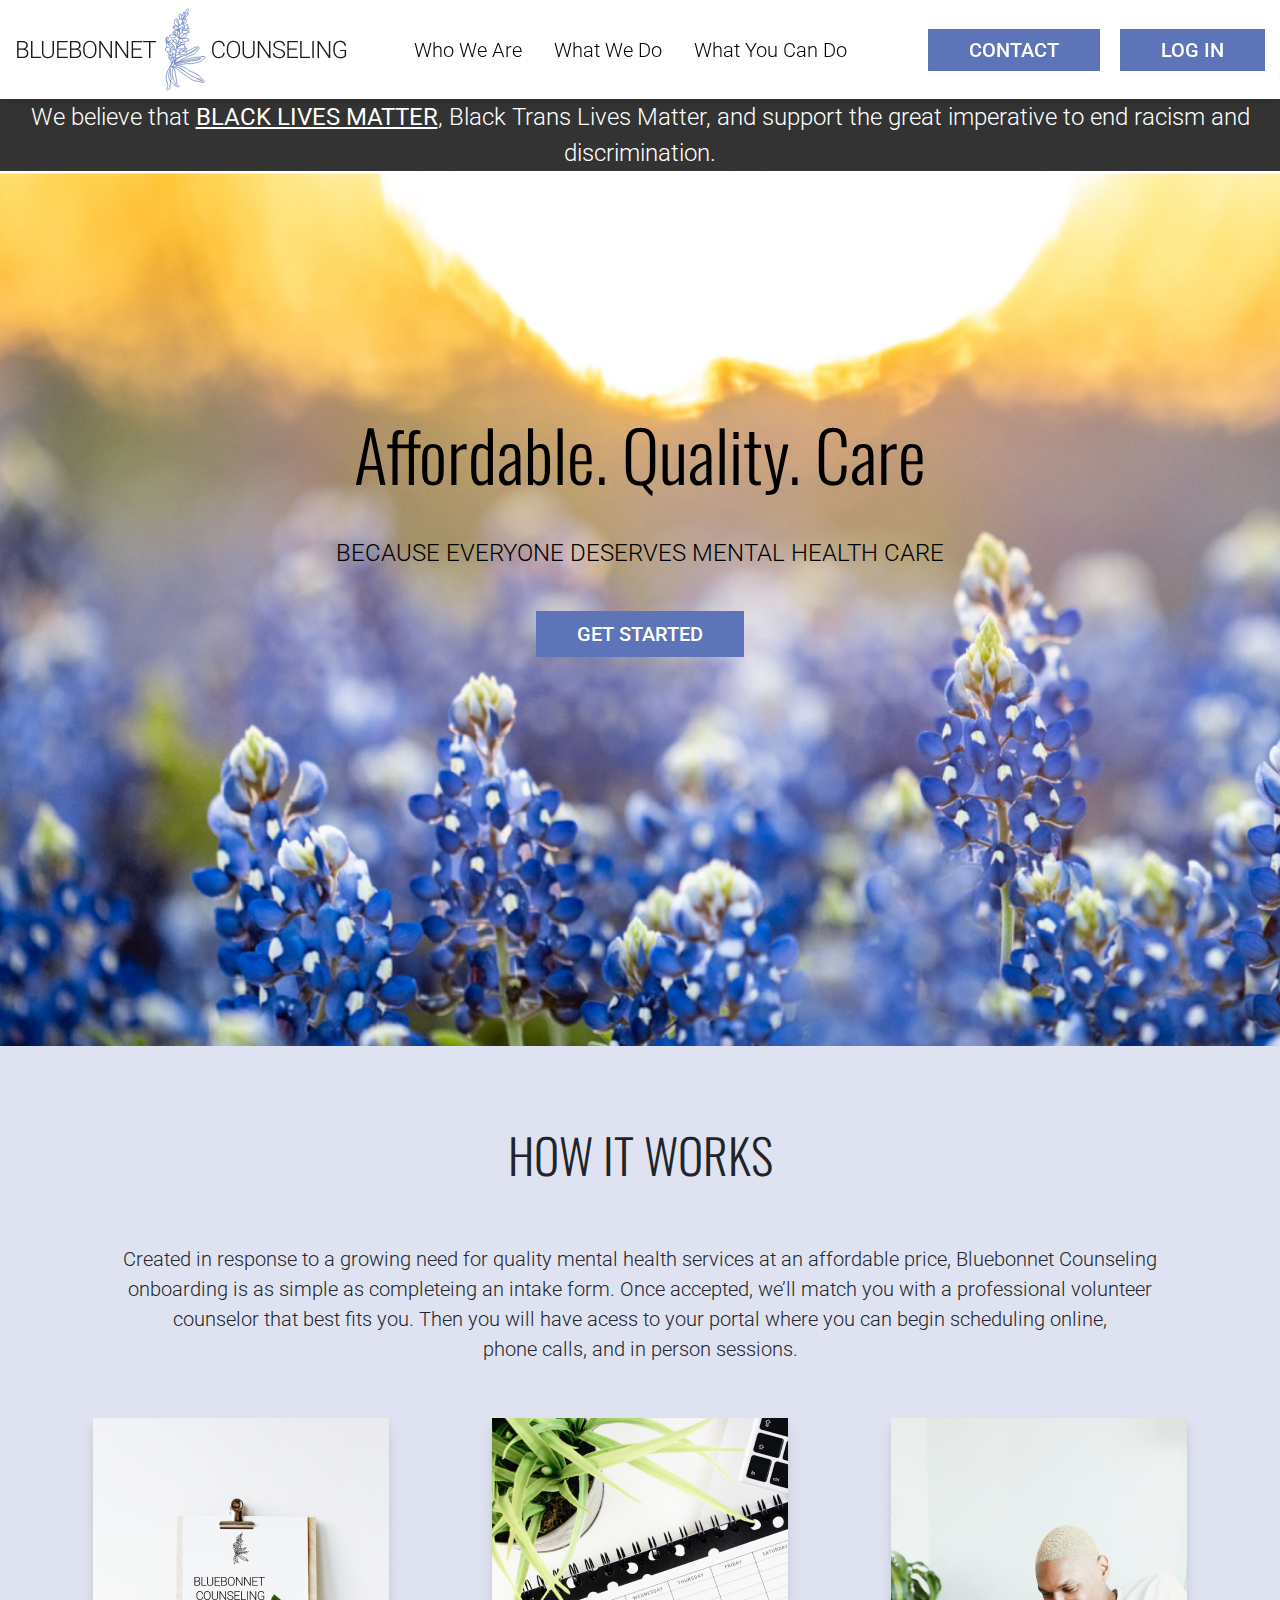
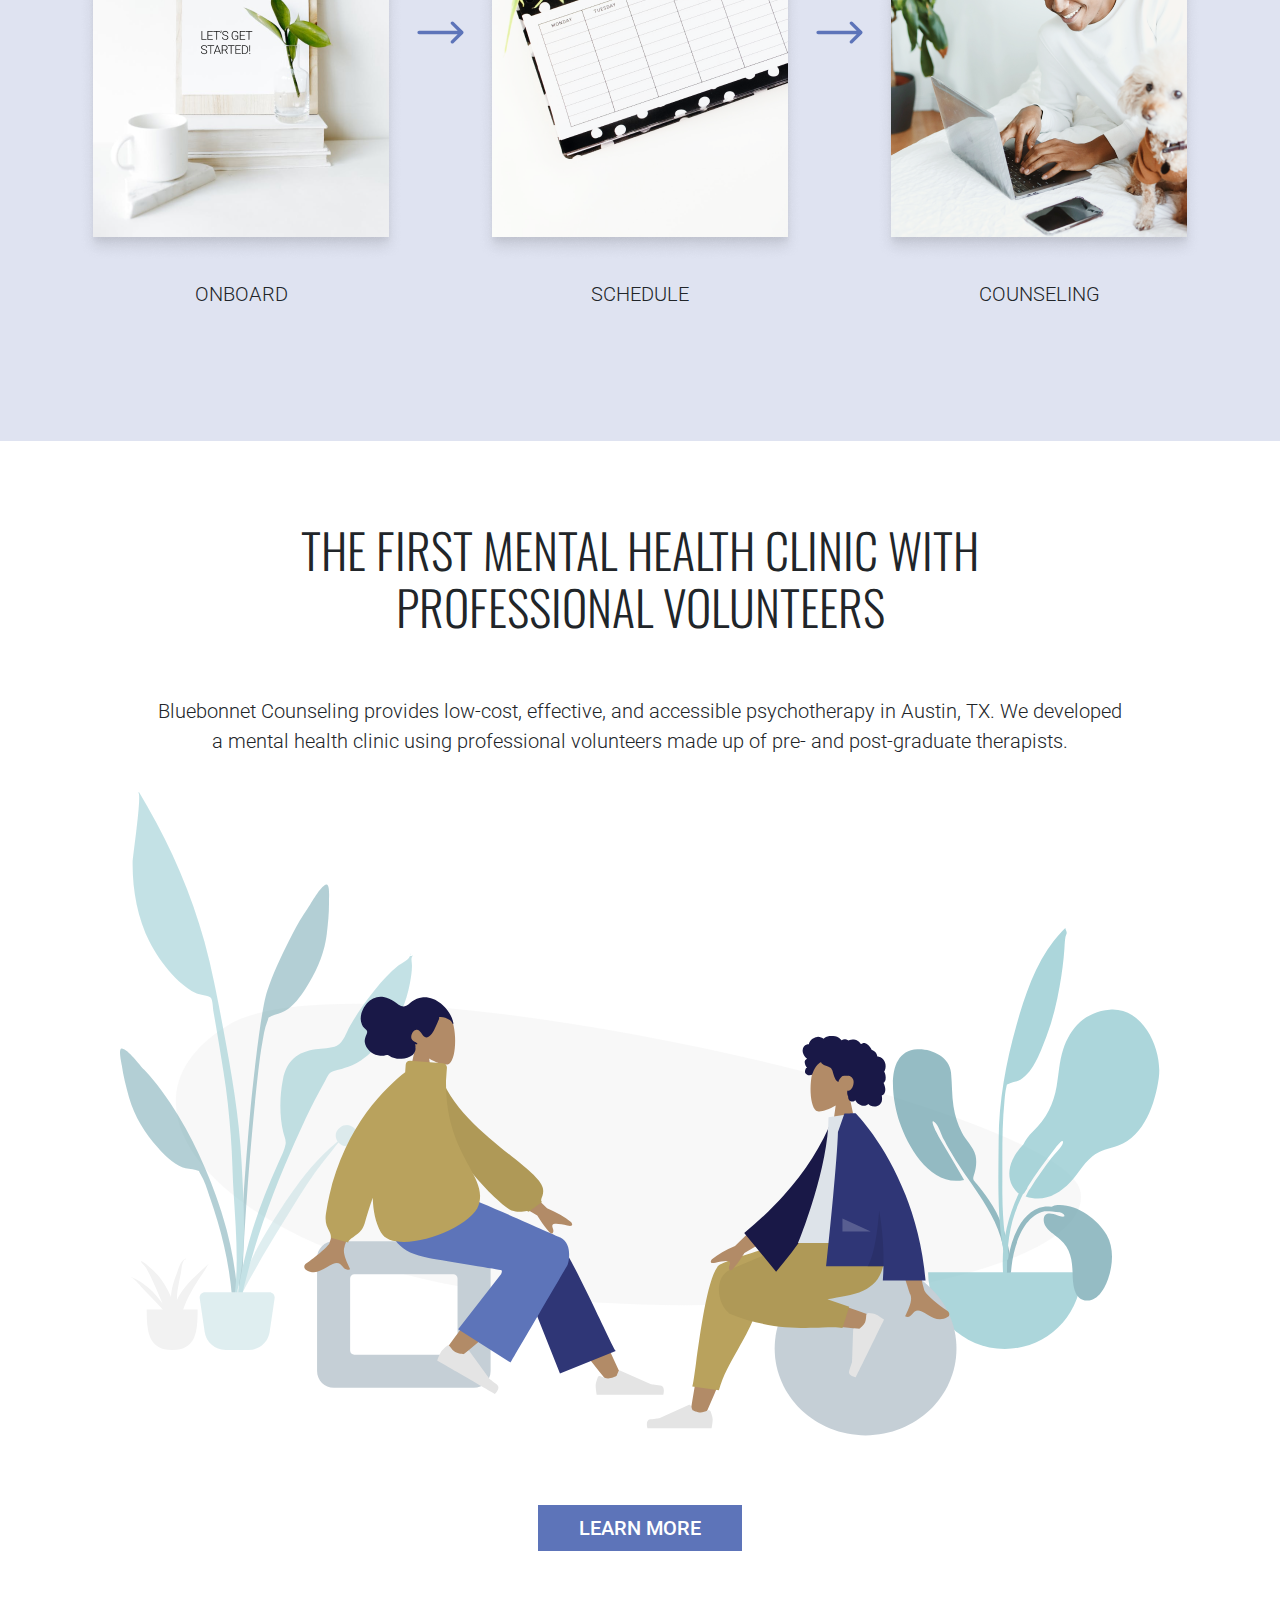
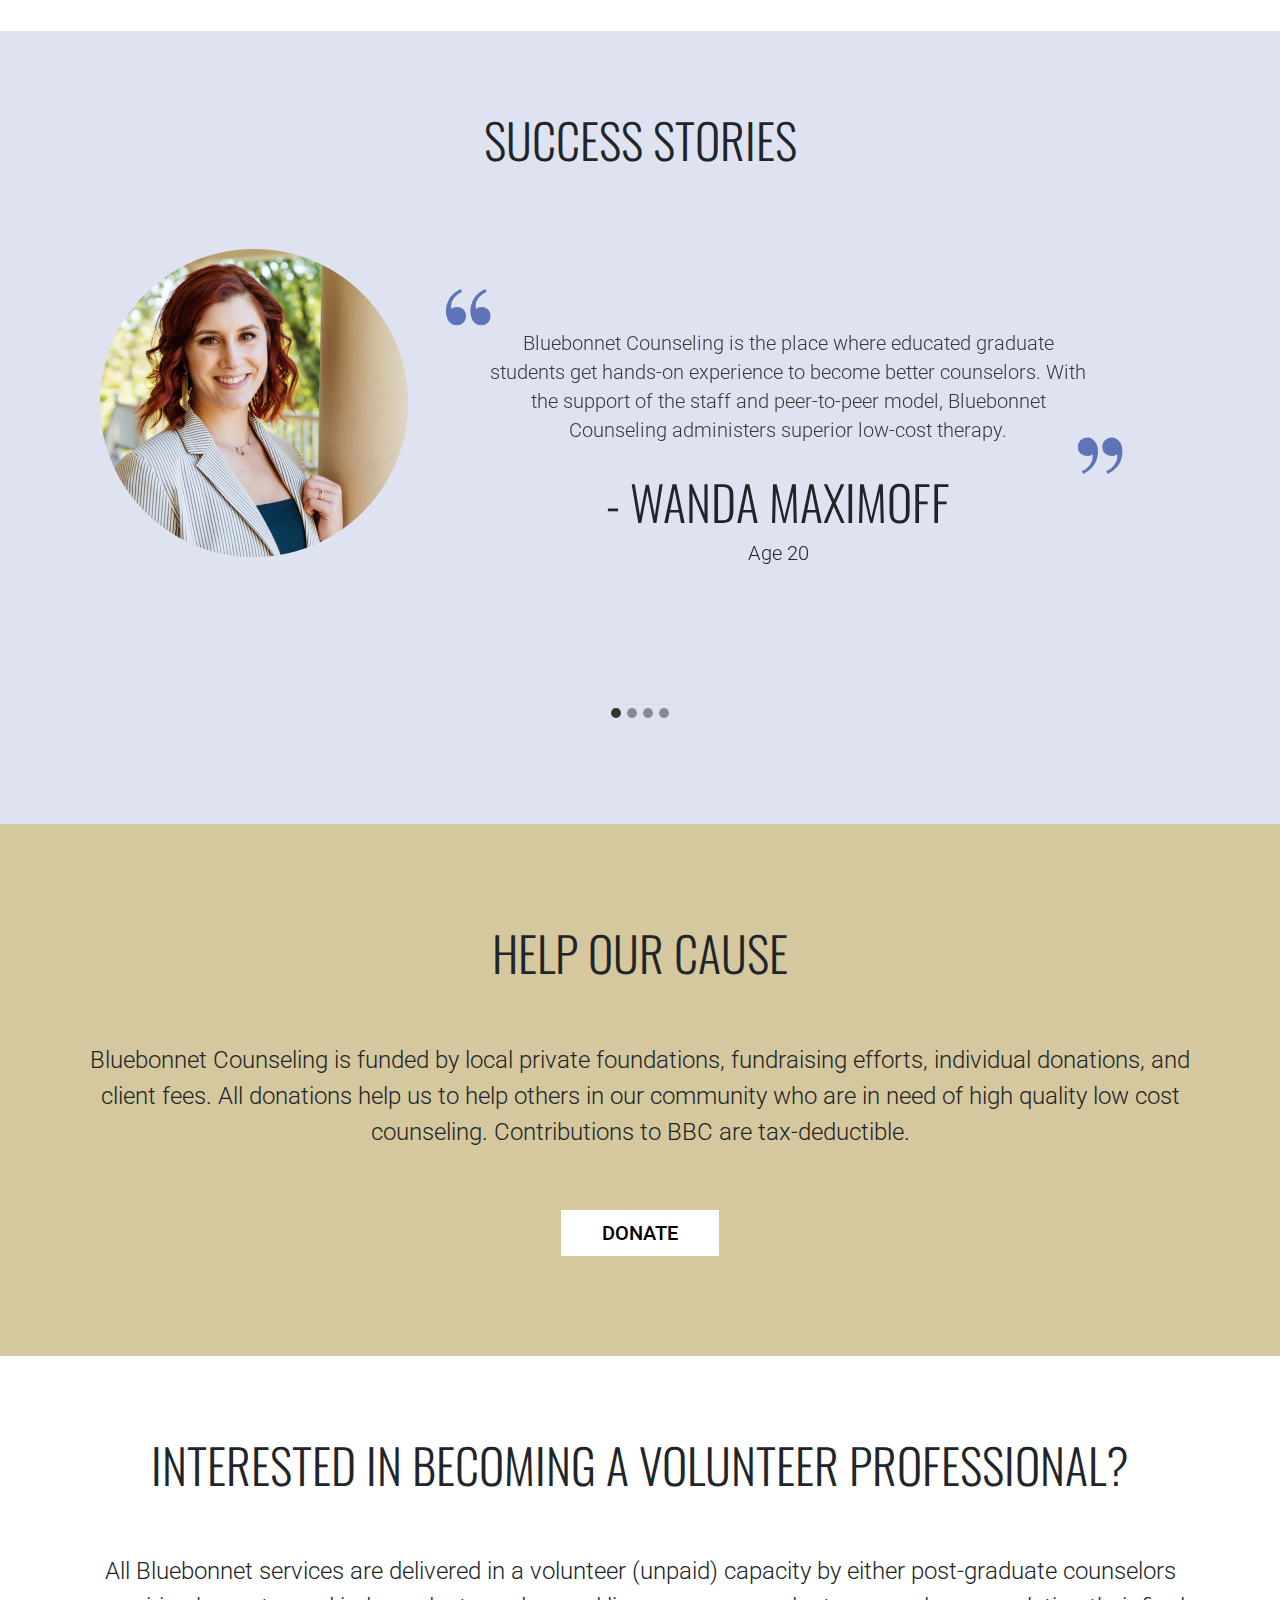
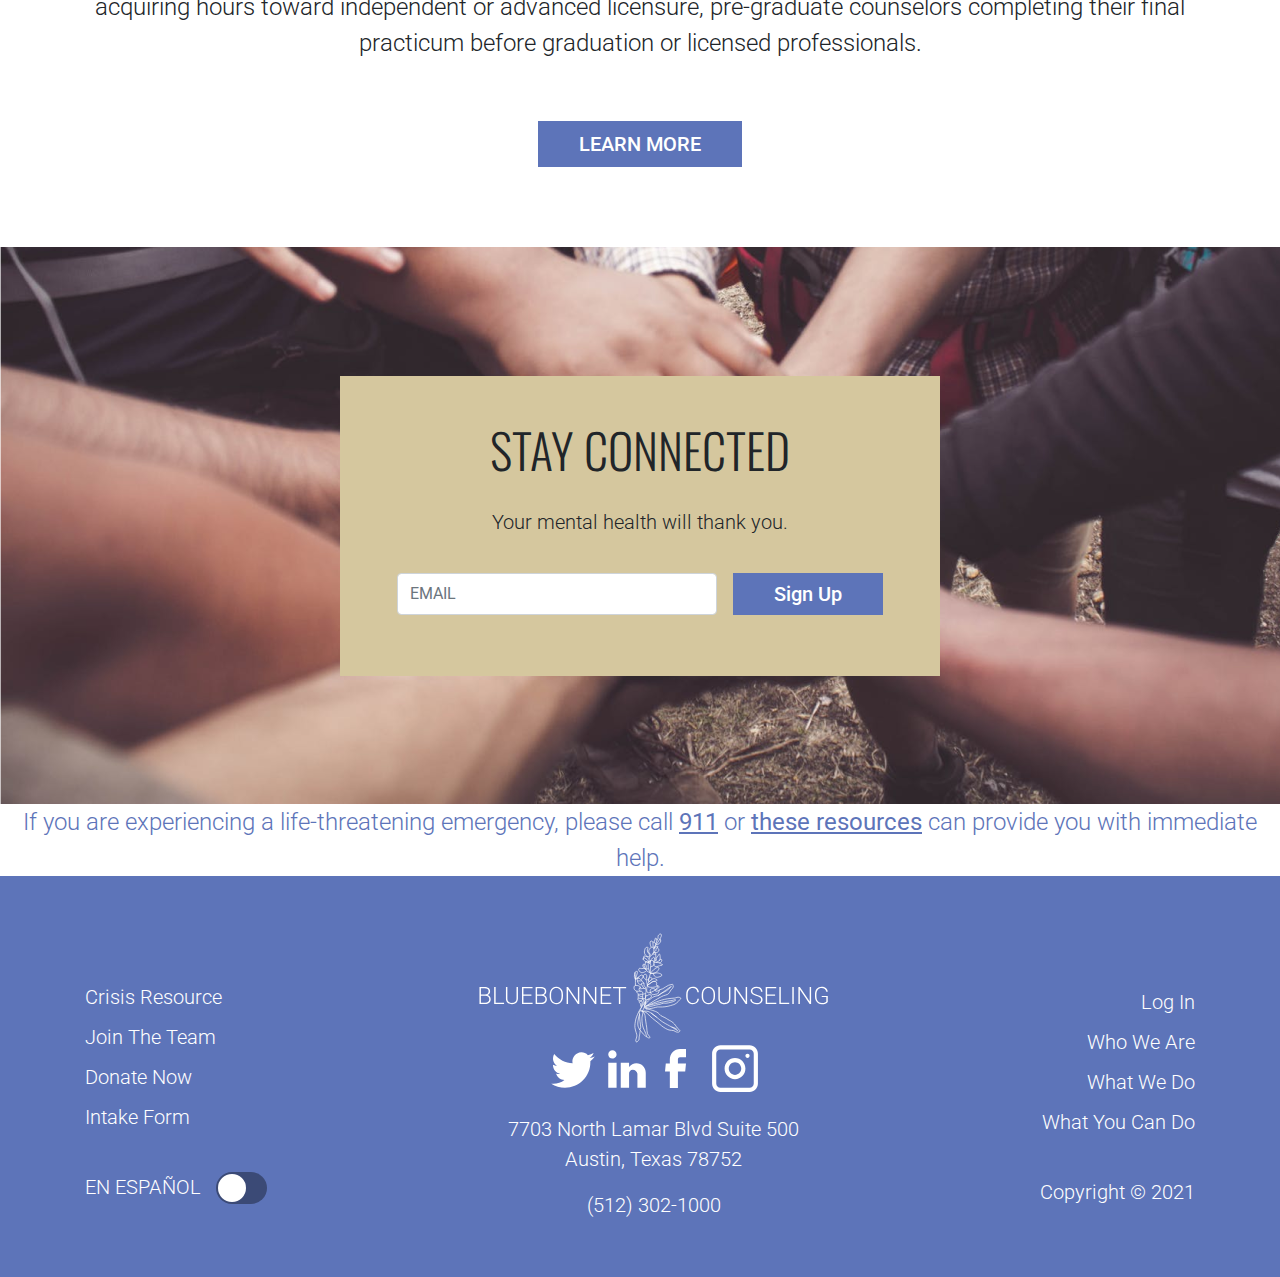
<file: index.html>
<!DOCTYPE html>
<html>
<head>
<meta charset="UTF-8">
<title>Bluebonnet Counseling</title>
<link rel="stylesheet" href="https://stackpath.bootstrapcdn.com/bootstrap/4.4.1/css/bootstrap.min.css" integrity="sha384-Vkoo8x4CGsO3+Hhxv8T/Q5PaXtkKtu6ug5TOeNV6gBiFeWPGFN9MuhOf23Q9Ifjh" crossorigin="anonymous">
<link rel="stylesheet" href="css/stylehome.css">
<link rel="preconnect" href="https://fonts.gstatic.com">
<link href="https://fonts.googleapis.com/css2?family=Roboto:ital,wght@0,300;0,400;0,700;1,300;1,400;1,700&family=Sawarabi+Gothic&display=swap" rel="stylesheet">
<link rel="preconnect" href="https://fonts.gstatic.com">
<link href="https://fonts.googleapis.com/css2?family=Playfair+Display:wght@400;700&display=swap" rel="stylesheet">
<link rel="preconnect" href="https://fonts.gstatic.com">
<link href="https://fonts.googleapis.com/css2?family=Oswald:wght@300;400;600;700&display=swap" rel="stylesheet">
</head>
<body>
  <!--WOOP WOOP GO TEAM-->
    <!--Navigation-->
    <header class="mainNav">
        <div class="container-fluid navContainer d-flex">
           <!--  <a class="nav justify-content-start navbar-brand" href="#">LOGO</a>
            <button class="navbar-toggler" type="button" data-toggle="collapse" data-target="#navbarSupportedContent" aria-controls="navbarSupportedContent" aria-expanded="false" aria-label="Toggle navigation">
              <span class="navbar-toggler-icon"></span>
            </button> -->
        <div class="nav-menu left-nav mr-auto">
          <a href="index.html"><img src="images/Logo.svg"></a>
        </div>
        <div class="nav-menu mid-nav align-self-center mx-auto">
        <ul class="nav">
            <li class="nav-item">
              <a class="nav-link active" href="who we are.html">Who We Are</a>
            </li>
            <li class="nav-item">
              <a class="nav-link" href="what we do.html">What We Do</a>
            </li>
            <li class="nav-item">
              <a class="nav-link" href="#">What You Can Do</a>
            </li>
          </ul>
        </div>
        <div class="nav-menu right-nav align-self-center ml-auto">
          <button type="button" class="nav-btn blue-btn btn btn-primary">CONTACT</button>
          <button type="button" class="nav-btn blue-btn btn btn-primary">LOG IN</button>
        </div>
          <!-- <button class="navbtn btn btn-outline-success my-2 my-sm-0" type="submit">Contact</button>
          <button class="navbtn btn btn-outline-success my-2 my-sm-0" type="submit">Log In</button> -->
        </div>
    </header>

    <!-- BLM Banner-->
    <!-- <div class="container">
    <div class="row"> -->
      <section class="BLM">
        <span><p class="banner-txt" style="margin-bottom:0px !important">We believe that <a class="banner-txt banner-link" href="#">BLACK LIVES MATTER</a>, Black Trans Lives Matter, and support the great imperative to end racism and discrimination.</p></span>
      </section>
    <!-- </div>
    </div> -->

    <!-- Hero -->
    <section class="hero d-flex justify-content-center">
    <div class="jumbotron-fluid hero-space" style="width:100%;">
      <div class="jumboCopy">
        <div class="heroText">
        <h1 class="display-4">Affordable. Quality. Care</h1>
        <p class="lead">BECAUSE EVERYONE DESERVES MENTAL HEALTH CARE</p>
        <a id="hero-btn" class="btn blue-btn btn-primary btn-lg" href="#" role="button">GET STARTED</a>
      </div>
    </div>
      </div>

</section>

<!-- How It Works -->
<section class="section how-it-works">
    <div class="container">
        <h2 class="h-center">HOW IT WORKS</h2>
        <p class="txt works-text">Created in response to a growing need for quality mental health services at an affordable price, Bluebonnet Counseling onboarding is as simple as completeing an intake form. Once accepted, we’ll match you with a professional volunteer<br>counselor that best fits you. Then you will have acess to your portal where you can begin scheduling online, <br>phone calls, and in person sessions.</p>
      </div>
        <div class="row steps d-flex justify-content-center">
            <div class="flex-item"><img src="images/onboard img.png">
                <p class="txt">ONBOARD</p>
            </div>
            <img class="arrow" src="images/Vector.svg">
            <div class="flex-item"><img src="images/schedule img.png">
                <p class="txt">SCHEDULE</p>
            </div>
            <img class="arrow" src="images/Vector.svg">
            <div class="flex-item"><img src="images/counseling img.png">
                <p class="txt">COUNSELING</p>
            </div>
        </div>
</section>

<!-- The first clinic with professional volunteers -->
<section class="section first-clinic">
  <div class="container">
    <div class="content">
  <h2 class="h-center"> THE FIRST MENTAL HEALTH CLINIC WITH<br>PROFESSIONAL VOLUNTEERS</h2>
  <p class="txt" id="sectionTXT">Bluebonnet Counseling provides low-cost, effective, and accessible psychotherapy in Austin, TX. We developed<br>a mental health clinic using professional volunteers made up of pre- and post-graduate therapists.</p>
  <img class="img-fluid" src="images/Frame 1.svg">
  <a class="btn section-btn blue-btn btn-primary btn-lg" href="#" role="button">LEARN MORE</a>
</div>
</div>


</section>


<!-- Success Stories -->
<section class="section success-stories">
    <h2 class="h-center" id="success-title">SUCCESS STORIES</h2>
    <div id="carouselExampleIndicators" class="carousel slide container" data-ride="carousel">
      <ol class="carousel-indicators">
        <li data-target="#carouselExampleIndicators" data-slide-to="0" class="active"></li>
        <li data-target="#carouselExampleIndicators" data-slide-to="1"></li>
        <li data-target="#carouselExampleIndicators" data-slide-to="2"></li>
        <li data-target="#carouselExampleIndicators" data-slide-to="3"></li>
      </ol>
      <div class="carousel-inner container">
        <div class="carousel-item active">
          <div class="d-flex">
          <img class="successIMG" src="images/img wanda m.png">
          <div class="carousel-txt"><blockquote><p class="quote-txt">Bluebonnet Counseling is the place where educated graduate students get hands-on experience to become better counselors. With the support of the staff and peer-to-peer model, Bluebonnet Counseling administers superior low-cost therapy.</p></blockquote>
          <div class="person"><h2>- WANDA MAXIMOFF</h2>
            <p>Age 20</p>
          </div> 
        </div>
        </div>
        </div>
        <div class="carousel-item">
          <div class="d-flex">
            <img class="successIMG" src="images/img-sam.png">
            <div class="carousel-txt"><blockquote><p class="quote-txt">It’s so hard to find affordable therapy, especially when you <br> don’t have insurance. Even if you do have insurance, you’re limited to what your insurance plan offers. Bluebonnet eliminated all of that.</p></blockquote>
            <div class="person"><h2>- SAM WILSON</h2>
              <p>Age 32</p>
            </div> 
          </div>
          </div>
        </div>
        <div class="carousel-item">
          <div class="d-flex">
            <img class="successIMG" src="images/img-pepper.png">
            <div class="carousel-txt"><blockquote><p class="quote-txt">Getting started is the hardest part. I have a lot of anxiety when it comes to talking on the phone and Bluebonnet’s automated system made it easy for me to get signed up and going without having to use the phone!</p></blockquote>
            <div class="person"><h2>- PEPPER POTTS</h2>
              <p>Age 42</p>
            </div> 
          </div>
          </div>
        </div>
        <div class="carousel-item">
          <div class="d-flex">
            <img class="successIMG" src="images/img-shuri.png">
            <div class="carousel-txt"><blockquote><p class="quote-txt">The Profile Portal is so helpful. I’ve got a busy life so it’s super <br> handy to have a place where I can easily access the information I need, like when my next appointment is and so forth.</p></blockquote>
            <div class="person"><h2>- SHURI VIBRANIUM</h2>
              <p>Age 27</p>
            </div> 
          </div>
          </div>
        </div>
      </div>
    </div>
</section>

<!-- Donate -->
<section class="section donate">
  <div class="container-fluid">
    <div class="jumbotron-fluid sectionContainer">
        <div class="container sectionText">
        <h2 class="h-center">HELP OUR CAUSE</h2>
        <p class="txt lead">Bluebonnet Counseling is funded by local private foundations, fundraising efforts,
          individual donations, and client fees. All donations help us to help others in our community 
          who are in need of high quality low cost counseling. Contributions to BBC are tax-deductible.</p>
        <a class="btn btn-light btn-primary btn-lg" href="#" role="button">DONATE</a>
    </div>
      </div>
    </div>
</section>

<!-- Becoming a Volunteer Professional -->
<section class="section volunteer">
  <div class="container-fluid">
    <div class="jumbotron-fluid sectionContainer">
        <div class="container sectionText">
        <h2 class="h-center">INTERESTED IN BECOMING A VOLUNTEER PROFESSIONAL?</h2>
        <p class="txt lead">All Bluebonnet services are delivered in a volunteer (unpaid) capacity by either
          post-graduate counselors acquiring hours toward independent or advanced licensure, pre-graduate counselors completing their final practicum before graduation or licensed professionals.</p>
        <a class="btn blue-btn btn-primary btn-lg" href="#" role="button">LEARN MORE</a>
    </div>
      </div>
    </div>
</section>


<!-- Subscribe -->
<section class="subscribeSection">
  <form class="container subscribe">
    <div class="form-txt">
    <h2 id="h-signup">STAY CONNECTED</h2>
    <p class="txt">Your mental health will thank you.</p>
  </div>
    <div class="form-group">
      <input type="email" class="form-control" id="exampleInputEmail1" aria-describedby="emailHelp"
        placeholder="EMAIL">
        <span class="input-group-btn">
          <button id="signup-btn" type="submit" class="blue-btn btn btn-primary">Sign Up</button>
        </span>      
    </div>
  </form>
</section> 

<!-- Footer -->
<footer id="myFooter">
  <div class="crisis-banner">
    <span><p class="banner-txt">If you are experiencing a life-threatening emergency, please call <a class="crisis-link" href="#">911</a> or <a class="crisis-link" href="#">these resources</a> can provide you with immediate help.</p></span>
    </div>    
  <div class="container footerContainer d-flex d-flex justify-content-between">
      <div class="footer-menu left-menu">
        <ul class="list-unstyled">
          <li class="footer-list"> <a class="footer-link" href="#">Crisis Resource</a></li>
          <li class="footer-list"> <a class="footer-link" href="#">Join The Team</a></li>
          <li class="footer-list"> <a class="footer-link" href="#">Donate Now</a></li>
          <li class="footer-list"> <a class="footer-link" href="#">Intake Form</a></li>
          <li class="last-item"><a class="footer-link" id="spanish" href="#">EN ESPAÑOL</a> 
            <!-- Rounded switch -->
            <label class="switch">
              <input type="checkbox">
              <span class="slider round"></span>
            </label></li>
        </ul>
      </div>
      <div class="footer menu mid-menu">
        <img id="footerLogo" src="images/footer Logo.svg">
        <div class="social-media">
          <a class="social"><img id="twitter" src="images/twitter.svg"></a>
          <a class="social" href="#"><img id="linked-in" src="images/LinkedIn.svg"></a>
          <a class="social" href="#"><img id="facebook" src="images/facebook.svg"></a>
          <a class="social" href="#"><img id="instagram" src="images/instagram.svg"></a>
        </div>
        <p class="footer-txt">7703 North Lamar Blvd Suite 500 
          <br>Austin, Texas 78752</p>
        <p class="footer-txt">(512) 302-1000</p>
      </div>
      <div class="footer-menu right-menu">
        <ul class="list-unstyled">
          <li class="footer-list"> <a class="footer-link" href="#">Log In</a></li>
          <li class="footer-list"> <a class="footer-link" href="who we are.html">Who We Are</a></li>
          <li class="footer-list"> <a class="footer-link" href="what we do.html">What We Do</a></li>
          <li class="footer-list"> <a class="footer-link" href="#">What You Can Do</a></li>
          <li class="last-item">Copyright © 2021</li>
        </ul>
      </div>


  </div>

</footer>
<script src="https://code.jquery.com/jquery-3.4.1.slim.min.js" integrity="sha384-J6qa4849blE2+poT4WnyKhv5vZF5SrPo0iEjwBvKU7imGFAV0wwj1yYfoRSJoZ+n" crossorigin="anonymous"></script>
<script src="https://cdn.jsdelivr.net/npm/popper.js@1.16.0/dist/umd/popper.min.js" integrity="sha384-Q6E9RHvbIyZFJoft+2mJbHaEWldlvI9IOYy5n3zV9zzTtmI3UksdQRVvoxMfooAo" crossorigin="anonymous"></script>
<script src="https://stackpath.bootstrapcdn.com/bootstrap/4.4.1/js/bootstrap.min.js" integrity="sha384-wfSDF2E50Y2D1uUdj0O3uMBJnjuUD4Ih7YwaYd1iqfktj0Uod8GCExl3Og8ifwB6" crossorigin="anonymous"></script>
</body>
</html>
</file>
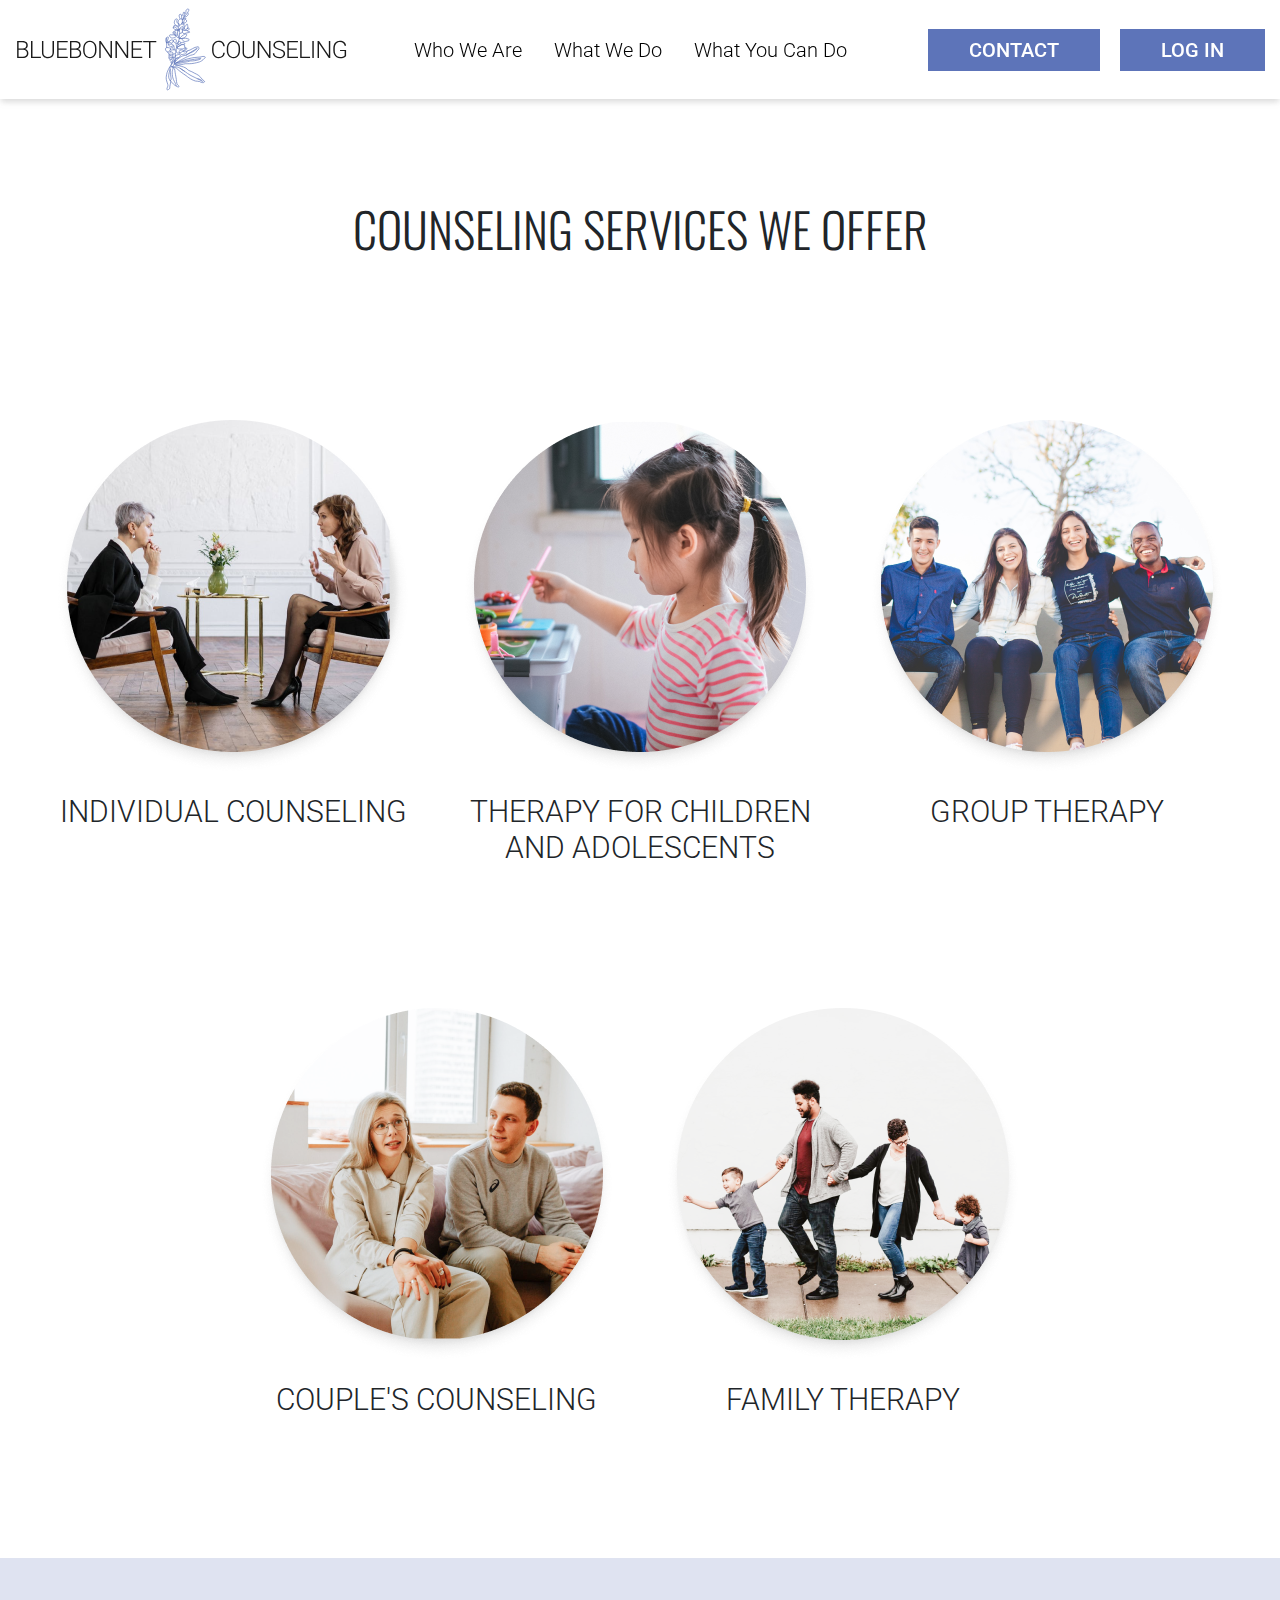
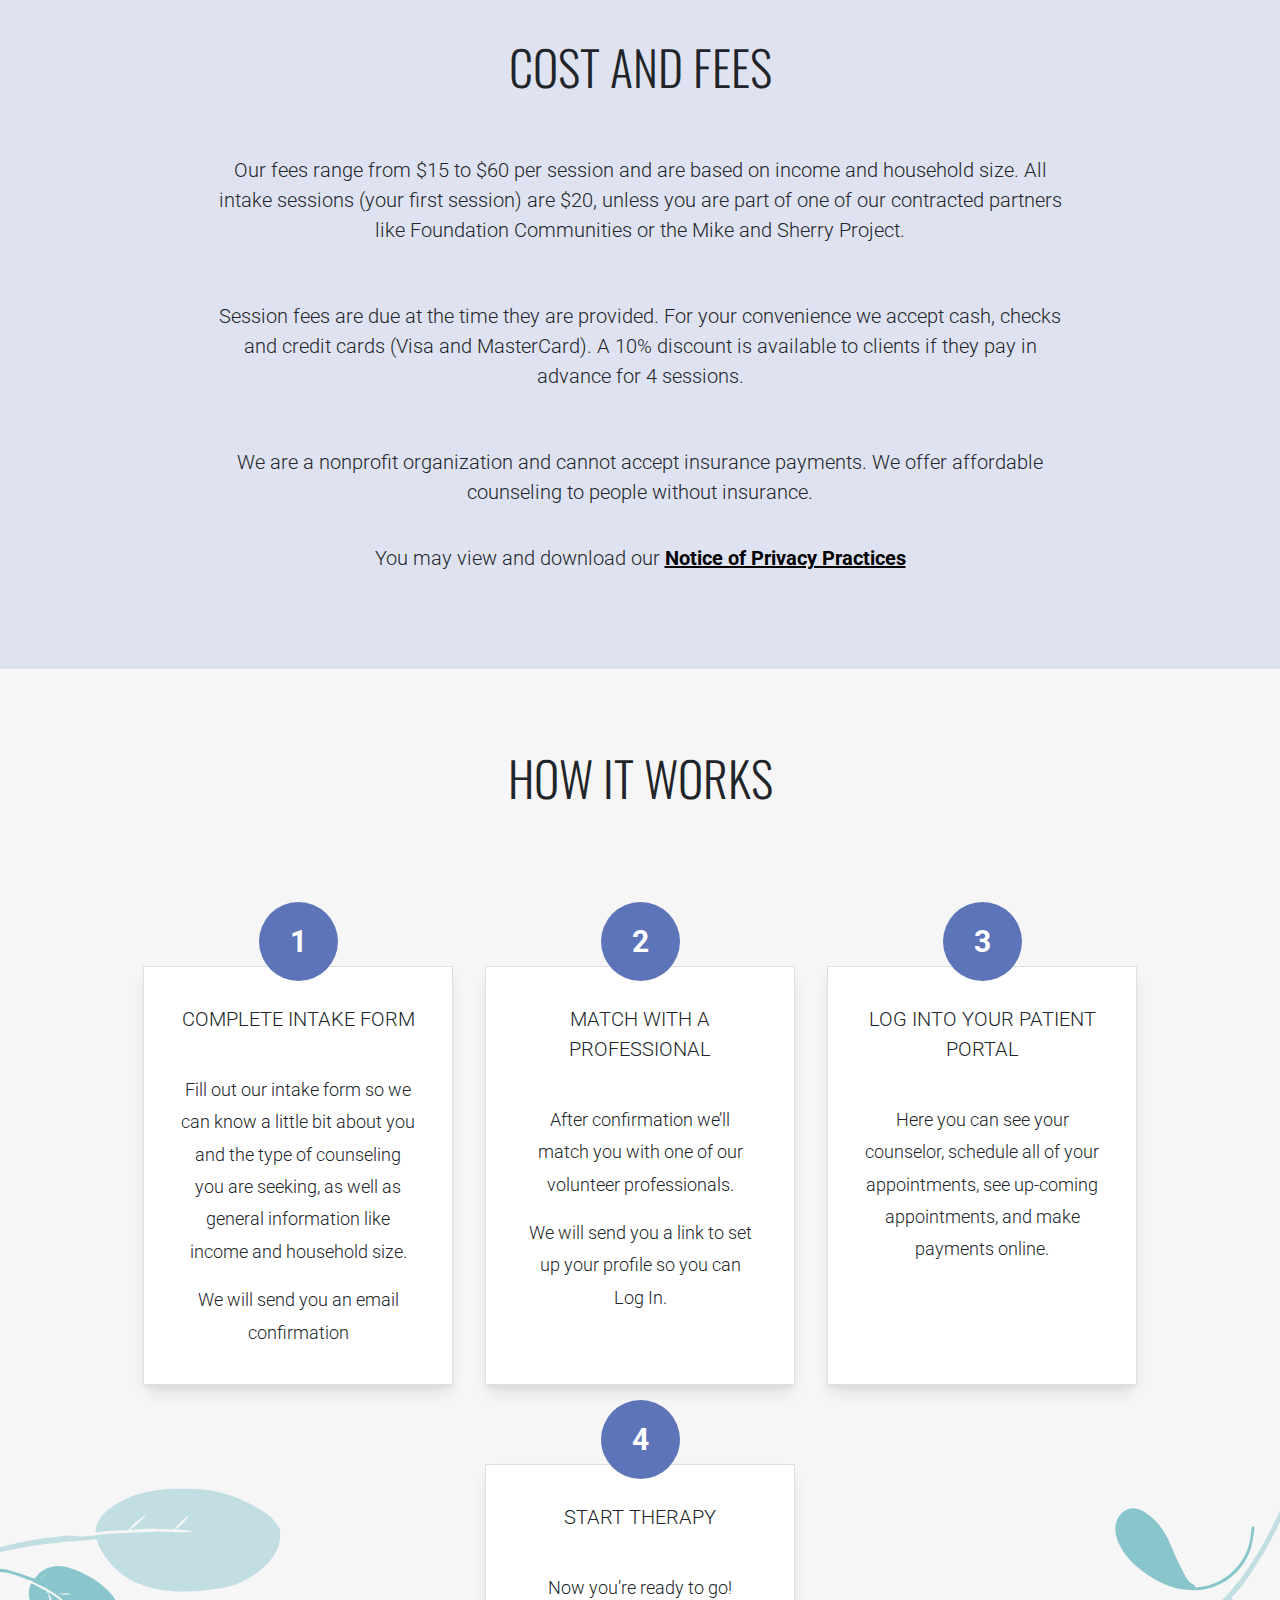
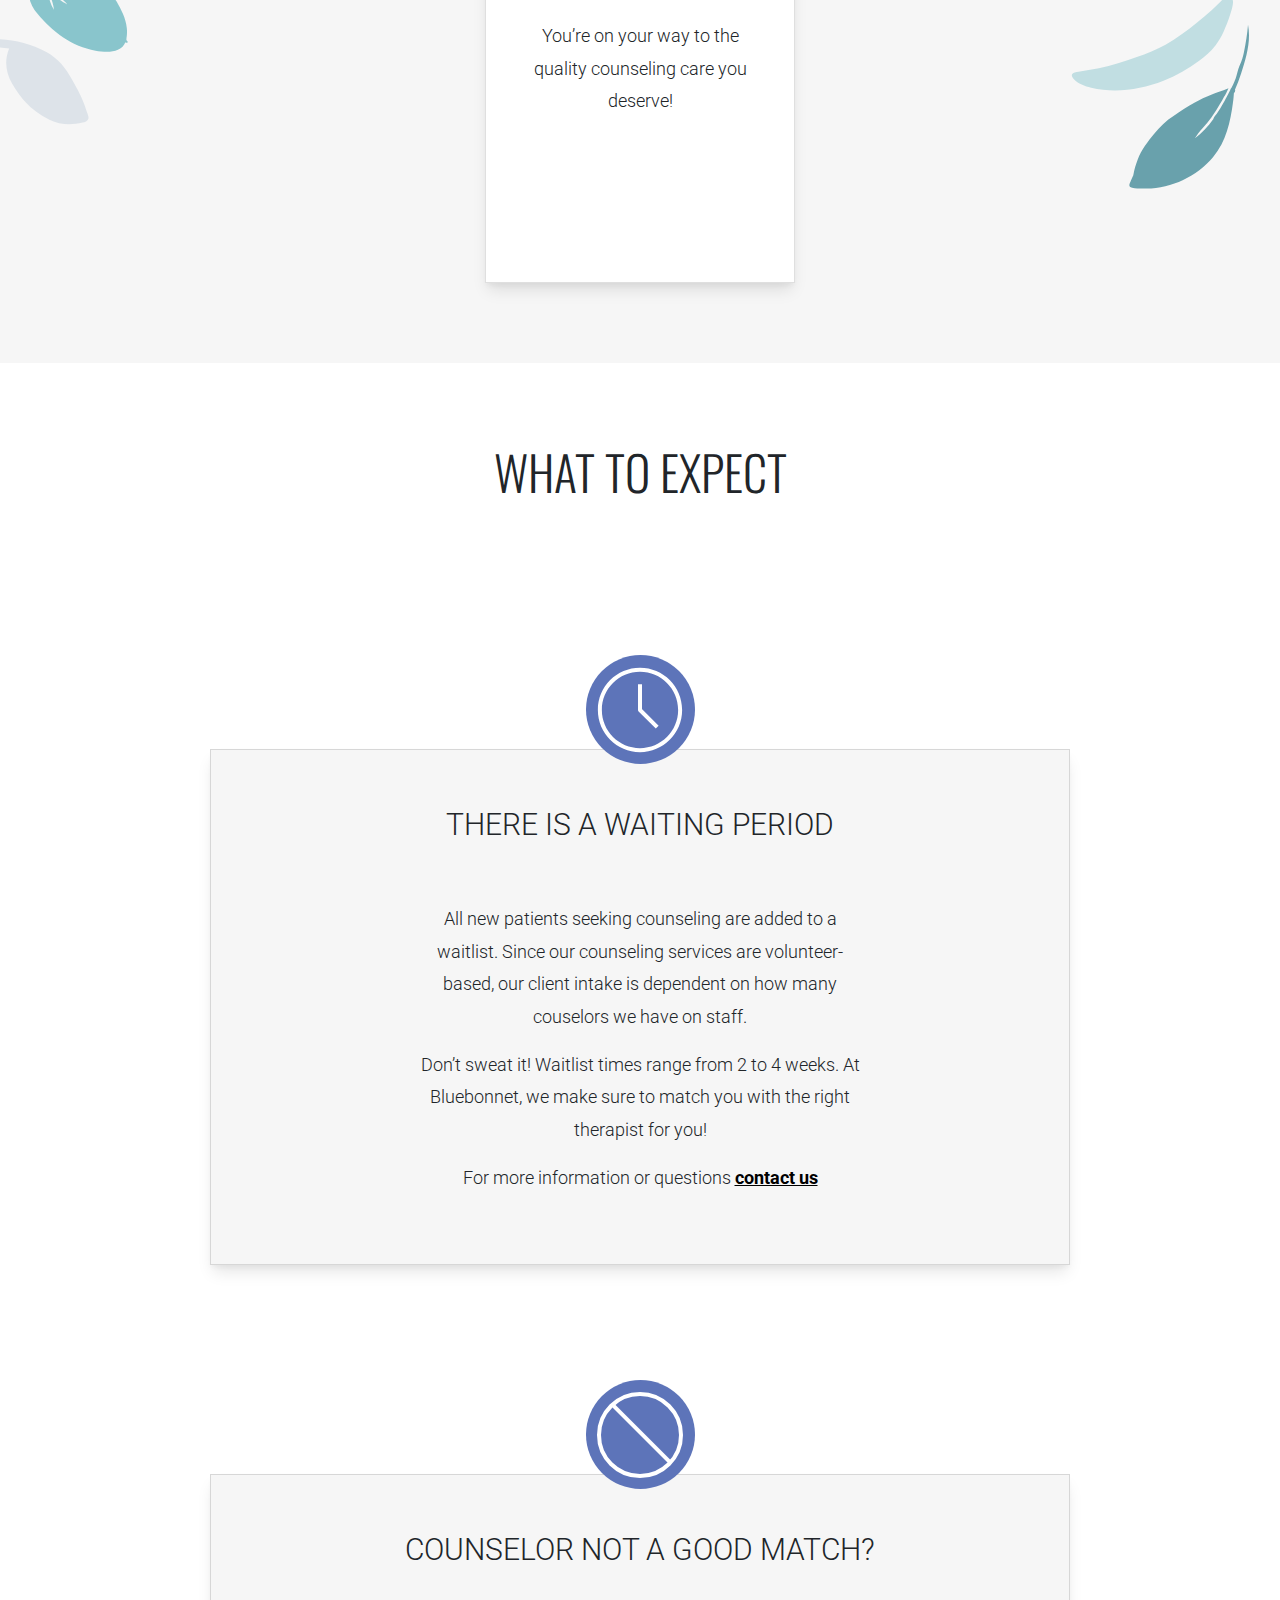
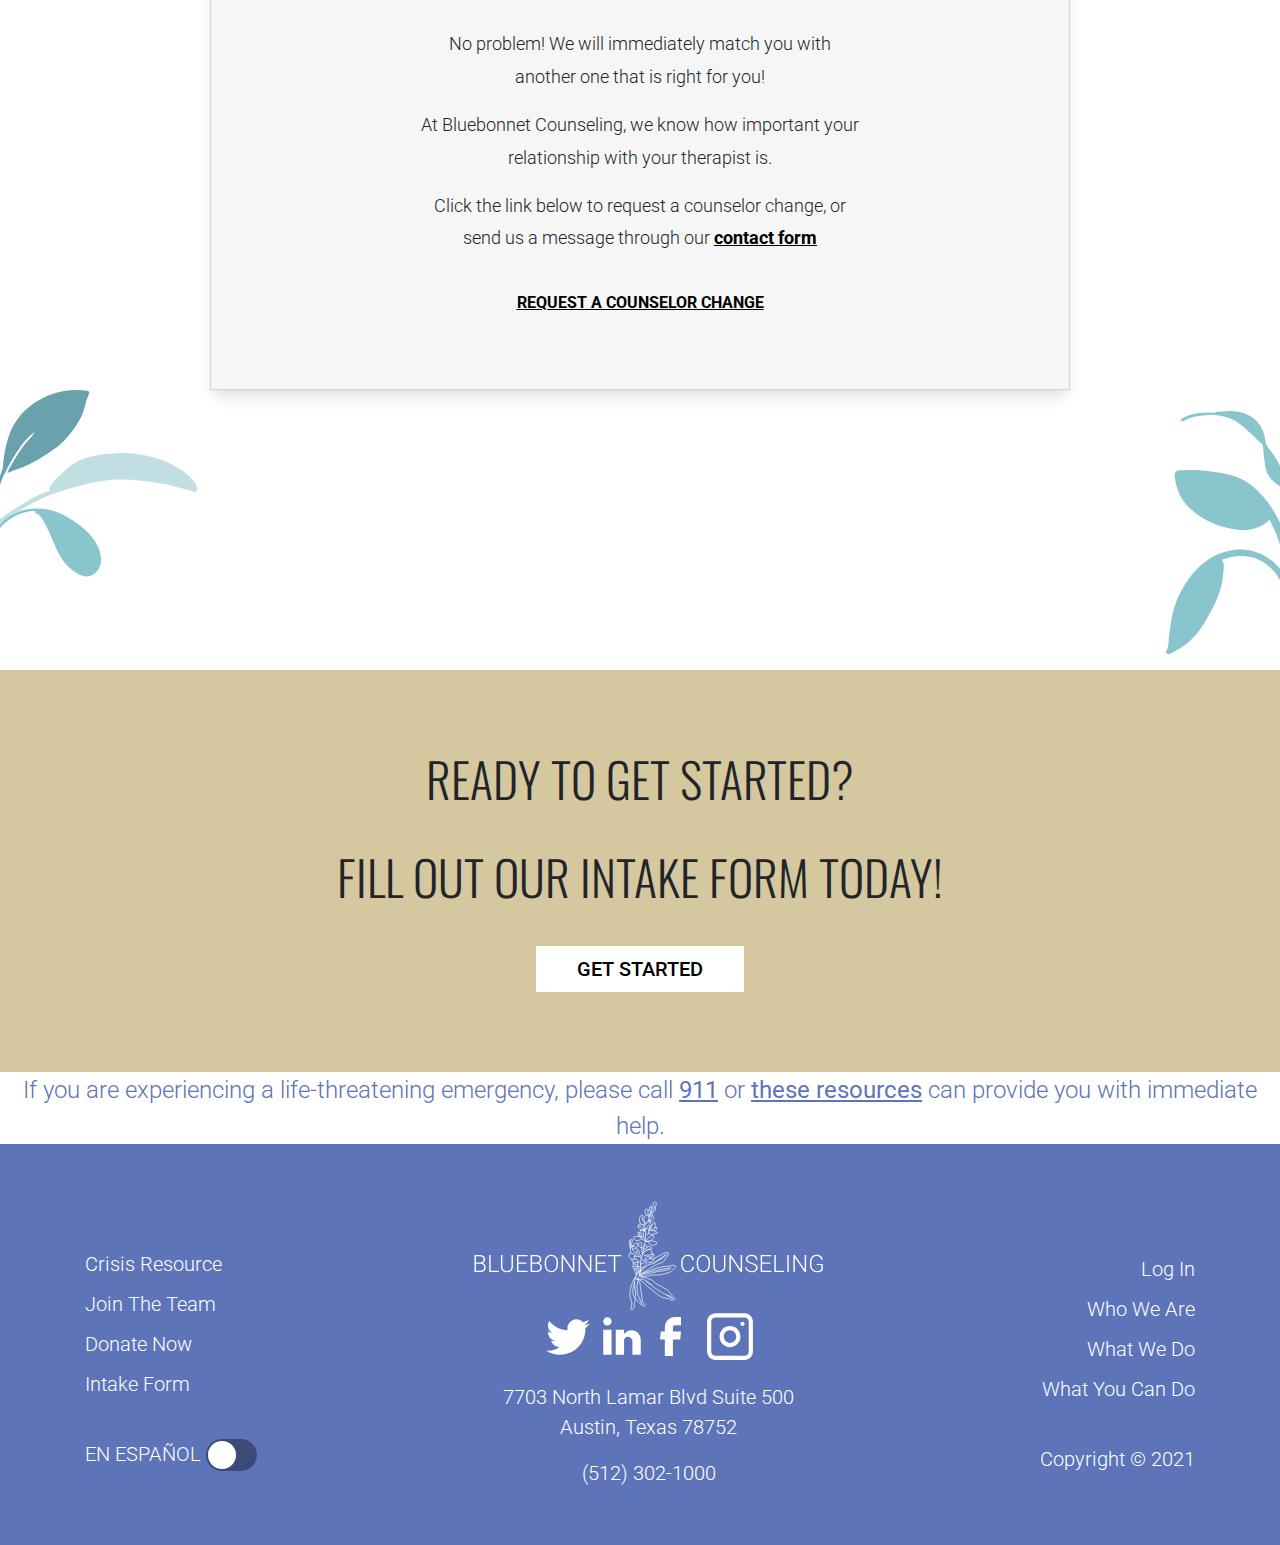
<file: what we do.html>
<!DOCTYPE html>
<html>
<head>
<title>What We Do</title>
<link rel="stylesheet" href="https://stackpath.bootstrapcdn.com/bootstrap/4.4.1/css/bootstrap.min.css" integrity="sha384-Vkoo8x4CGsO3+Hhxv8T/Q5PaXtkKtu6ug5TOeNV6gBiFeWPGFN9MuhOf23Q9Ifjh" crossorigin="anonymous">
<link rel="stylesheet" href="css/stylehome.css">
<link rel="stylesheet" href="css/style-we-do.css">
<link rel="preconnect" href="https://fonts.gstatic.com">
<link href="https://fonts.googleapis.com/css2?family=Roboto:ital,wght@0,300;0,400;0,700;1,300;1,400;1,700&family=Sawarabi+Gothic&display=swap" rel="stylesheet">
<link rel="preconnect" href="https://fonts.gstatic.com">
<link href="https://fonts.googleapis.com/css2?family=Playfair+Display:wght@400;700&display=swap" rel="stylesheet">
<link rel="preconnect" href="https://fonts.gstatic.com">
<link href="https://fonts.googleapis.com/css2?family=Oswald:wght@300;400;600;700&display=swap" rel="stylesheet">
</head>
<body>
  <!--WOOP WOOP GO TEAM-->
    <!--Navigation-->
    <header class="mainNav">
        <div class="container-fluid navContainer d-flex">
        <div class="nav-menu left-nav mr-auto">
          <a href="index.html"><img src="images/Logo.svg"></a>
        </div>
        <div class="nav-menu mid-nav align-self-center mx-auto">
        <ul class="nav">
            <li class="nav-item">
              <a class="nav-link active" href="who we are.html">Who We Are</a>
            </li>
            <li class="nav-item">
              <a class="nav-link" href="what we do.html">What We Do</a>
            </li>
            <li class="nav-item">
              <a class="nav-link" href="#">What You Can Do</a>
            </li>
          </ul>
        </div>
        <div class="nav-menu right-nav align-self-center ml-auto">
          <button type="button" class="nav-btn blue-btn btn btn-primary">CONTACT</button>
          <button type="button" class="nav-btn blue-btn btn btn-primary">LOG IN</button>
        </div>
        </div>
    </header>

<!-- Counseling Services-->
<section class="section servicesSection">
    <div class="container-fluid servicesContainer">
        <h2 id="s-title" class="h-center">COUNSELING SERVICES WE OFFER</h2>
        <div class="row services-div justify-content-around">
            <div class="service col text-center">
                <img class="serviceIMG" src="images/individual couns img.png">
                <h4 class="h-center">INDIVIDUAL COUNSELING</h4>
            </div>
            <div class="service col text-center">
                <img class="serviceIMG" src="images/children couns img.png">
                <h4 class="h-center">THERAPY FOR CHILDREN AND ADOLESCENTS</h4>
            </div>
            <div class="service col text-center">
                <img class="serviceIMG" src="images/group couns img.png">
                <h4 class="h-center">GROUP THERAPY</h4>
            </div>
        </div>
        <div class="row services-div justify-content-center">
          <div class="service col-lg-4 col-md-12 col-sm-12 text-center">
              <img class="serviceIMG" src="images/couples couns img.png">
              <h4 class="h-center">COUPLE'S COUNSELING</h4>
          </div>
          <div class="service col-lg-4 col-md-12 col-sm-12 text-center">
              <img class="serviceIMG" src="images/family therapy img.png">
              <h4 class="h-center">FAMILY THERAPY</h4>
          </div>
      </div>
    </div>
</section>

<!-- Cost and Fees-->
<section class="section feesSection">
  <div class="container feesContent flex-column justify-content-center">
    <h2 class="h-center">COST AND FEES</h2>
    <p class="txt">Our fees range from $15 to $60 per session and are based on income and household size. All intake sessions (your first session) are $20, unless you are
      part of one of our contracted partners like Foundation Communities or
      the Mike and Sherry Project. </p>
    <p class="txt">Session fees are due at the time they are provided. For your convenience we accept cash, checks and credit cards (Visa and MasterCard). A 10% discount is available to clients if they pay in advance for 4 sessions.</p>
    <p class="txt">We are a nonprofit organization and cannot accept insurance payments. We offer affordable counseling to people without insurance. </p>
    <span class="txt"><p>You may view and download our <a class="privacy-link" id="privacy-link" href="#">Notice of Privacy Practices</a></span>
  </div>
</section>

<!-- How it Works-->
<section class="section the-works-section">
  <div class="container-fluid the-works-container">
    <h2 class="h-center h-mid">HOW IT WORKS</h2>
    <div class="row justify-content-center">
      <div class="step-hw">
      <div class="circle">
        <div class="mispar">1</div>
      </div>
      <div class="card">
        <p class="h-center h-step">COMPLETE INTAKE FORM</p>
        <p class="sm-txt">Fill out our intake form so we can know a little bit about you and the type of counseling you are seeking, as well as general information like income and household size.</p>
        <p class="sm-txt">We will send you an email confirmation</p>
      </div>
    </div>
    <div class="step-hw">
      <div class="circle">
        <div class="mispar">2</div>
      </div>
      <div class="card">
        <p class="h-center h-step">MATCH WITH A PROFESSIONAL</p>
        <p class="sm-txt">After confirmation we’ll  match you with one of our volunteer professionals.</p>
        <p class="sm-txt">We will send you a link to set up your profile so you can Log In.</p>
      </div>
    </div>
    <div class="step-hw">
      <div class="circle">
        <div class="mispar">3</div>
      </div>
      <div class="card">
        <p class="h-center h-step">LOG INTO YOUR PATIENT PORTAL</p>
        <p class="sm-txt">Here you can see your counselor, schedule all of your appointments, 
          see up-coming appointments, and make payments online.</p>
      </div>
    </div>
    <div class="step-hw">
      <div class="circle">
        <div class="mispar">4</div>
      </div>
      <div class="card">
        <p class="h-center h-step">START THERAPY</p>
        <p class="sm-txt">Now you’re ready to go! </p>
        <p class="sm-txt">You’re on your way to the quality counseling care you deserve!</p>
      </div>
    </div>
    </div>
  </div>
</section>

<!-- What To Expect-->
<section class="section expectSection">
  <img id="plantUL" src="images/Corner Plants-UL.svg">
  <img id="plantUR" src="images/Corner Plants-UR.svg">
  <div class="container expectContainer">
    <h2 class="h-center">WHAT TO EXPECT</h2>
    <img class="exp-icn" src="images/time icon.svg">
    <div class="card expCard">
      <div class="exp-content">
      <h4 class="h-center h-step">THERE IS A WAITING PERIOD</h4>
      <p class="sm-txt">All new patients seeking counseling are added to a waitlist. Since our counseling services are volunteer-based, our client intake is dependent on how many couselors we have on staff.</p>
      <p class="sm-txt">Don’t sweat it! Waitlist times range from 2 to 4 weeks. At Bluebonnet, we make sure to match you with the right therapist for you!</p>
      <p class="sm-txt">For more information or questions <a id="expect-link" href="#">contact us</a></p>
    </div>
    </div>
    <img class="exp-icn" src="images/don't icon.svg">
    <div class="card expCard">
      <div class="exp-content">
      <h4 class="h-center h-step">COUNSELOR NOT A GOOD MATCH?</h4>
      <p class="sm-txt">No problem! We will immediately match you with another one that is right for you!</p>
      <p class="sm-txt">At Bluebonnet Counseling, we know how important your relationship with your therapist is.</p>
      <p class="sm-txt" id="last-info">Click the link below to request a counselor change, or send us a message through our <a id="expect-link" href="#">contact form</a></p>
      <a id="expect-link" href="#">REQUEST A COUNSELOR CHANGE</a>
    </div>
    </div>
  </div>
  <img id="plantBL" src="images/Corner Plants-BL.svg">
  <img id="plantBR" src="images/Corner Plants-BR.svg">
</section>

<!-- Get Started -->
<section class="section startSection">
    <div class="container-fluid">
    <div class="jumbotron-fluid sectionContainer">
        <div class="container sectionText">
        <h2 class="h-center">READY TO GET STARTED?</h2>
        <h2 class="h-center">FILL OUT OUR INTAKE FORM TODAY!</h2>
        <a class="btn btn-light btn-primary btn-lg" id="start-btn" href="#" role="button">GET STARTED</a>
    </div>
      </div>
    </div>
</section>

<!-- Footer -->
<footer id="myFooter">
  <div class="crisis-banner">
    <span><p class="banner-txt">If you are experiencing a life-threatening emergency, please call <a class="crisis-link" href="#">911</a> or <a class="crisis-link" href="#">these resources</a> can provide you with immediate help.</p></span>
    </div>    
  <div class="container footerContainer d-flex d-flex justify-content-between">
      <div class="footer-menu left-menu">
        <ul class="list-unstyled">
          <li class="footer-list"> <a class="footer-link" href="#">Crisis Resource</a></li>
          <li class="footer-list"> <a class="footer-link" href="#">Join The Team</a></li>
          <li class="footer-list"> <a class="footer-link" href="#">Donate Now</a></li>
          <li class="footer-list"> <a class="footer-link" href="#">Intake Form</a></li>
          <li class="last-item"> <a class="footer-link" href="#">EN ESPAÑOL</a>
             <!-- Rounded switch -->
             <label class="switch">
              <input type="checkbox">
              <span class="slider round"></span>
            </label>
          </li>
        </ul>
      </div>
      <div class="footer menu mid-menu">
        <img id="footerLogo" src="images/footer Logo.svg">
        <div class="social-media">
          <a class="social"><img id="twitter" src="images/twitter.svg"></a>
          <a class="social" href="#"><img id="linked-in" src="images/LinkedIn.svg"></a>
          <a class="social" href="#"><img id="facebook" src="images/facebook.svg"></a>
          <a class="social" href="#"><img id="instagram" src="images/instagram.svg"></a>
        </div>
        <p class="footer-txt">7703 North Lamar Blvd Suite 500 
          <br>Austin, Texas 78752</p>
        <p class="footer-txt">(512) 302-1000</p>
      </div>
      <div class="footer-menu right-menu">
        <ul class="list-unstyled">
          <li class="footer-list"> <a class="footer-link" href="#">Log In</a></li>
          <li class="footer-list"> <a class="footer-link" href="who we are.html">Who We Are</a></li>
          <li class="footer-list"> <a class="footer-link" href="what we do.html">What We Do</a></li>
          <li class="footer-list"> <a class="footer-link" href="#">What You Can Do</a></li>
          <li class="last-item">Copyright © 2021</li>
        </ul>
      </div>
  </div>
</footer>

</body>
</html>
</file>
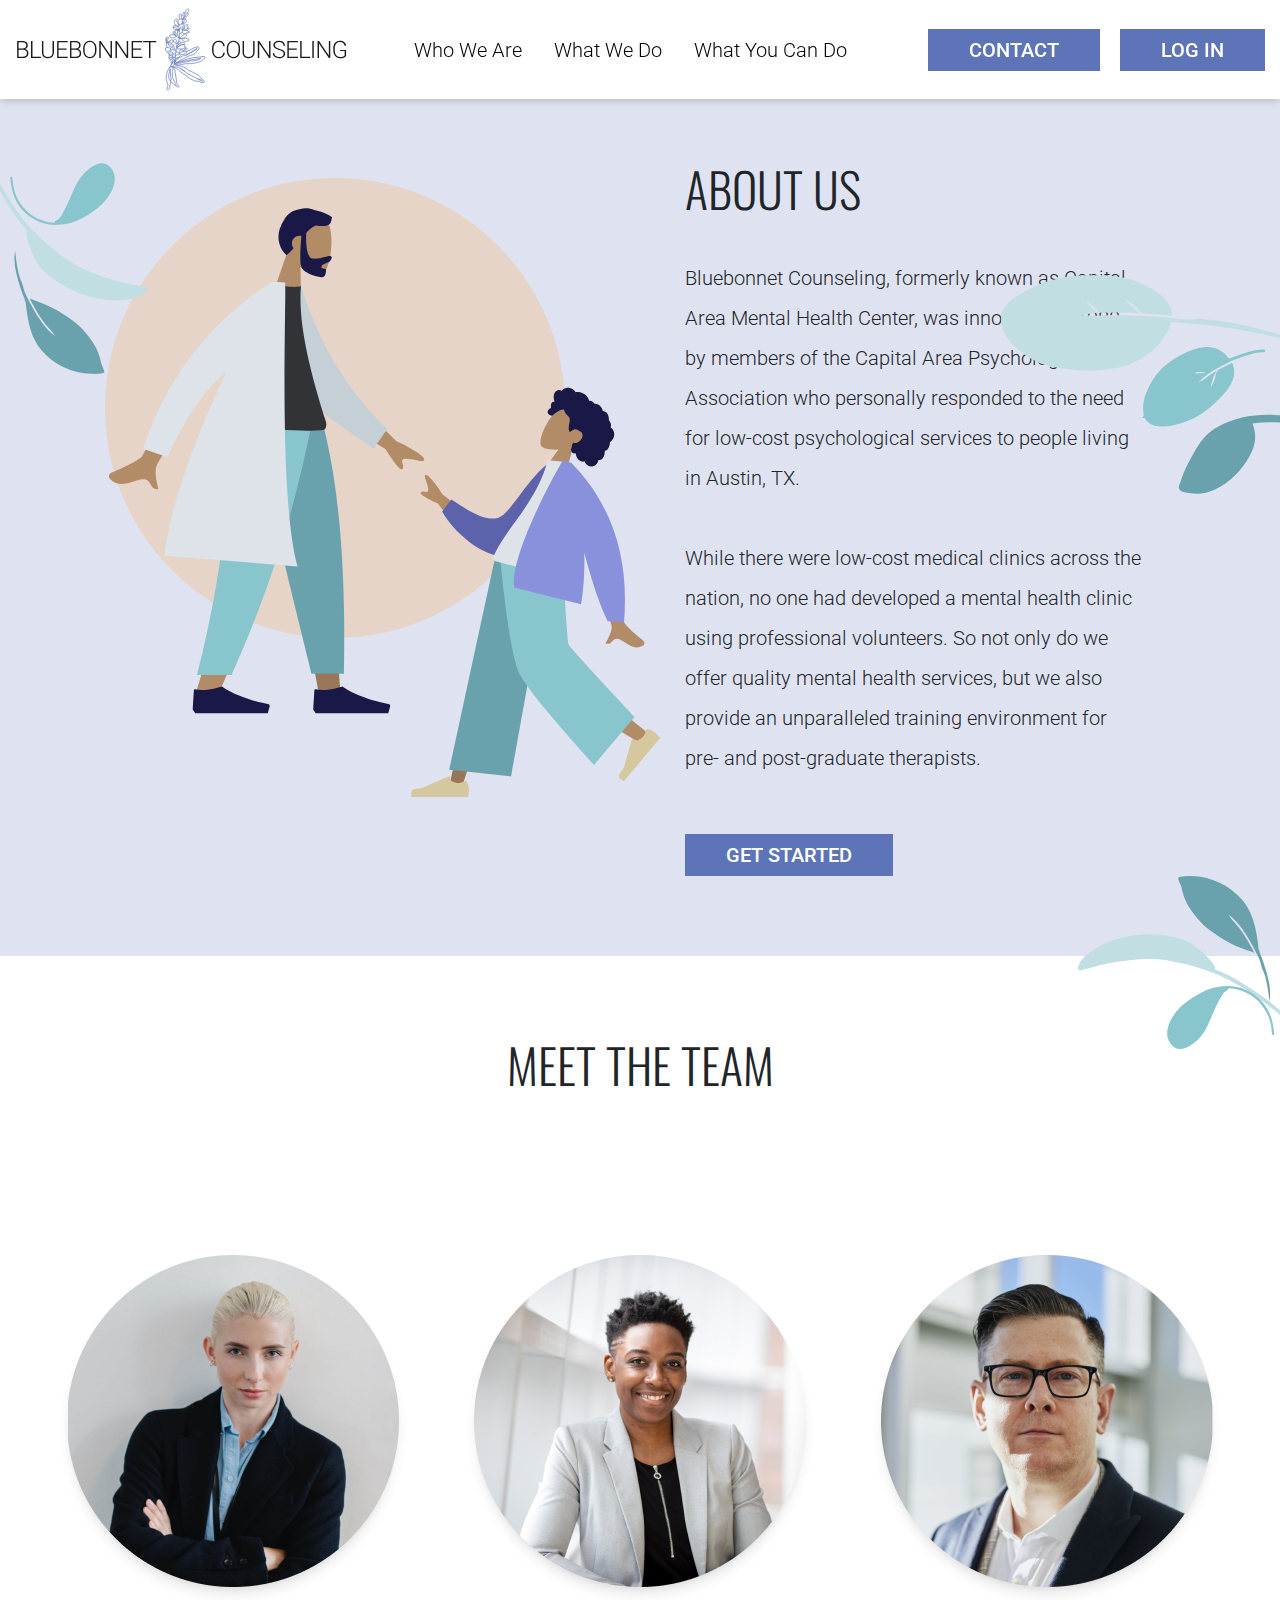
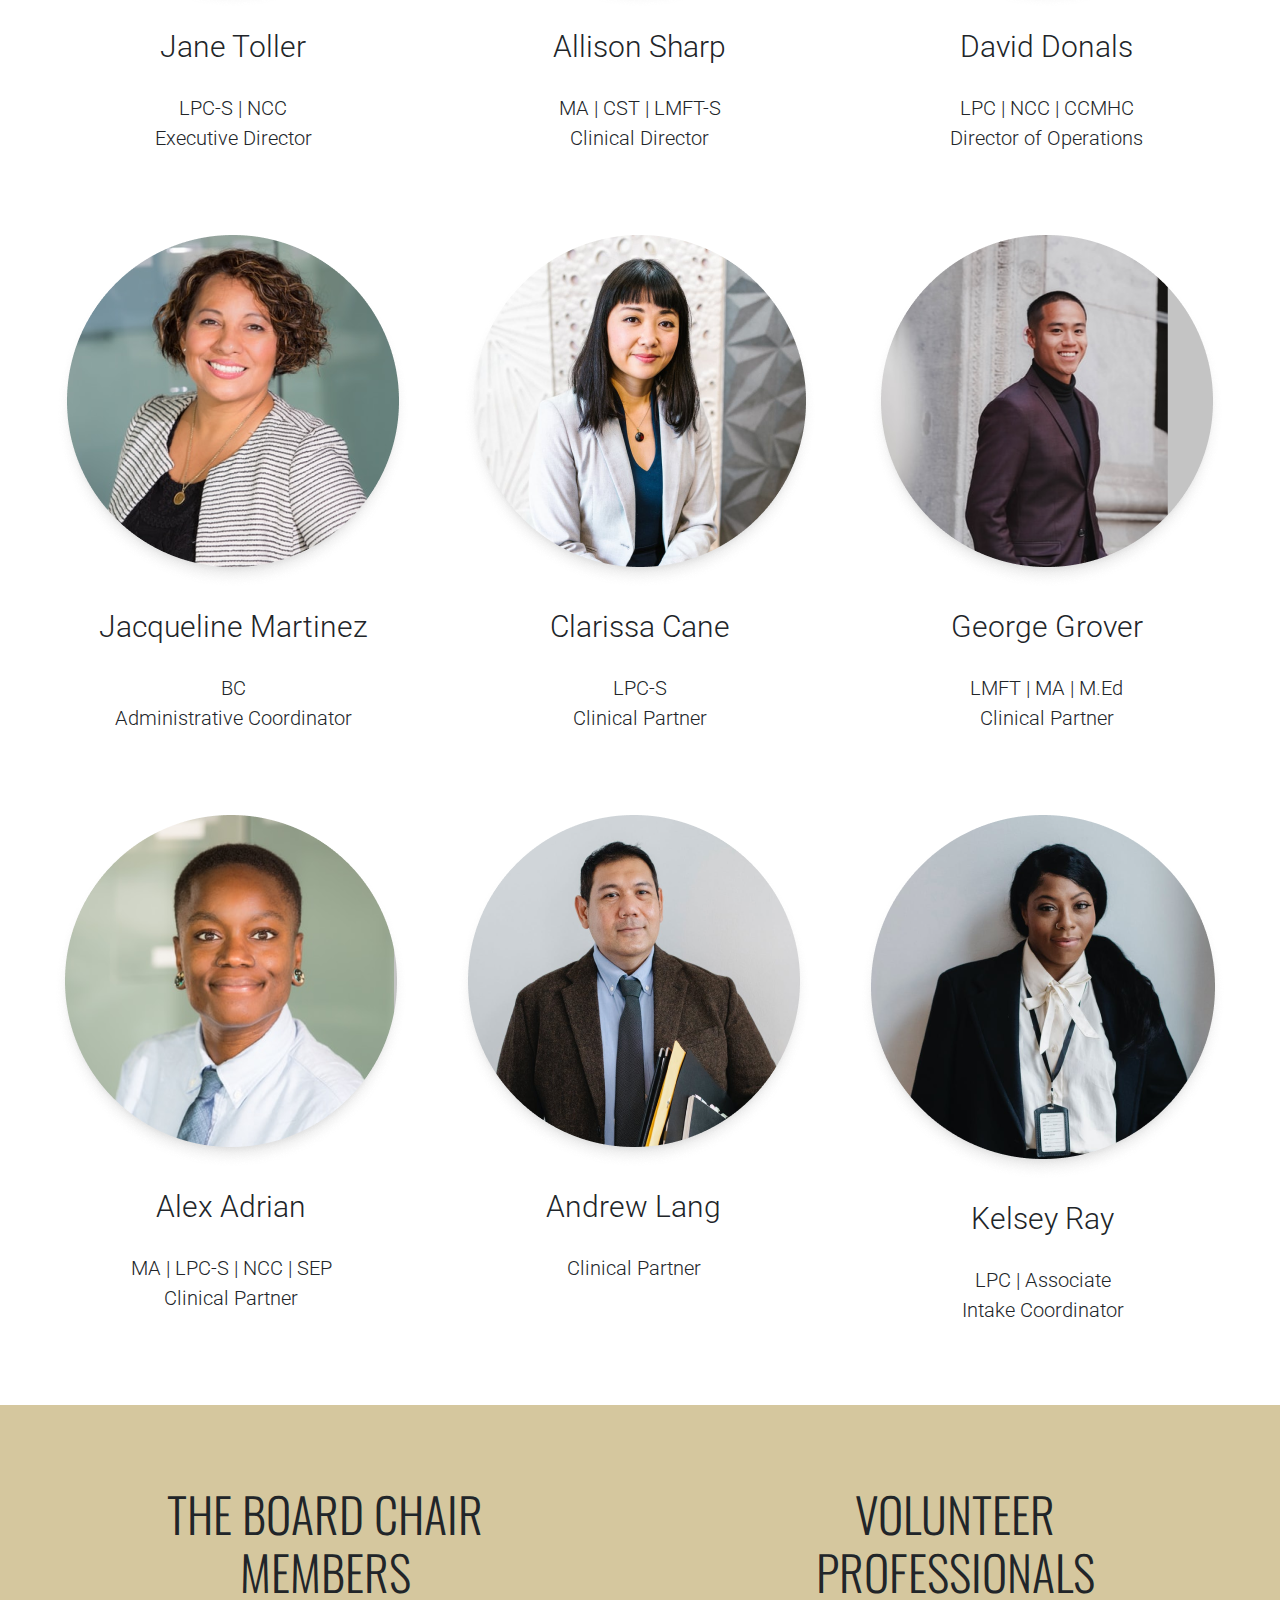
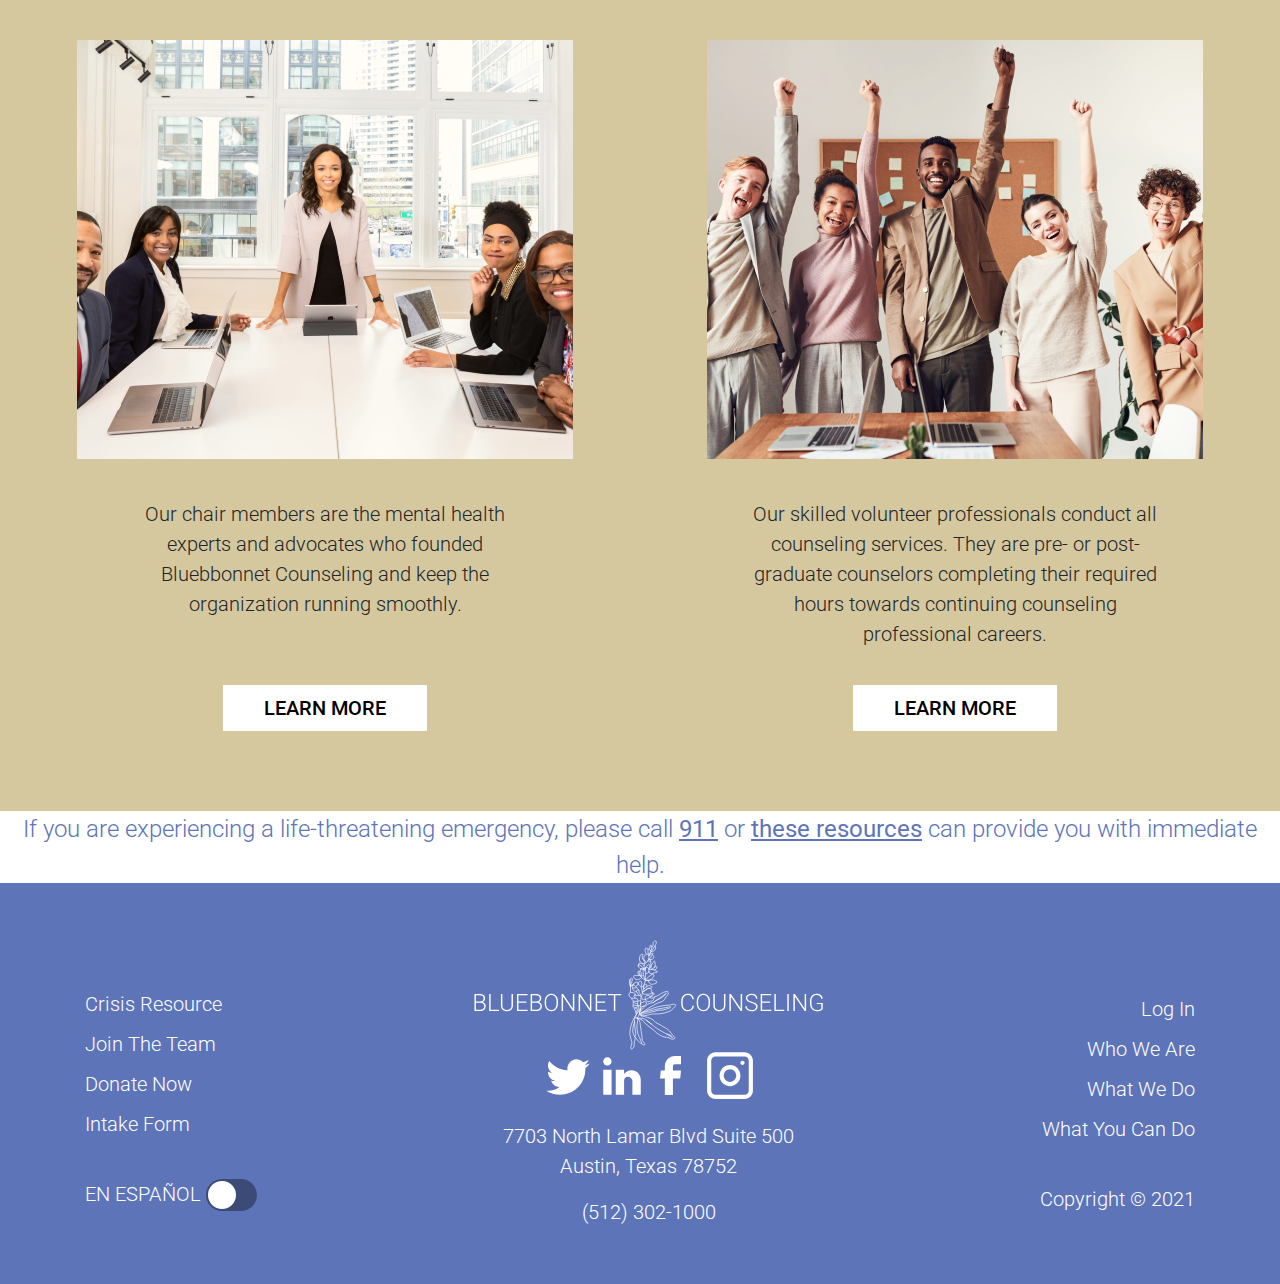
<file: who we are.html>
<!DOCTYPE html>
<html>
<head>
<title>Who We Are</title>
<link rel="stylesheet" href="https://stackpath.bootstrapcdn.com/bootstrap/4.4.1/css/bootstrap.min.css" integrity="sha384-Vkoo8x4CGsO3+Hhxv8T/Q5PaXtkKtu6ug5TOeNV6gBiFeWPGFN9MuhOf23Q9Ifjh" crossorigin="anonymous">
<link rel="stylesheet" href="css/stylehome.css">
<link rel="stylesheet" href="css/style-about.css">
<link rel="preconnect" href="https://fonts.gstatic.com">
<link href="https://fonts.googleapis.com/css2?family=Roboto:ital,wght@0,300;0,400;0,700;1,300;1,400;1,700&family=Sawarabi+Gothic&display=swap" rel="stylesheet">
<link rel="preconnect" href="https://fonts.gstatic.com">
<link href="https://fonts.googleapis.com/css2?family=Playfair+Display:wght@400;700&display=swap" rel="stylesheet">
<link rel="preconnect" href="https://fonts.gstatic.com">
<link href="https://fonts.googleapis.com/css2?family=Oswald:wght@300;400;600;700&display=swap" rel="stylesheet">
</head>
<body>
    <!--Navigation-->
    <header class="mainNav">
        <div class="container-fluid navContainer d-flex">
        <div class="nav-menu left-nav mr-auto">
          <a href="index.html"><img src="images/Logo.svg"></a>
        </div>
        <div class="nav-menu mid-nav align-self-center mx-auto">
        <ul class="nav">
            <li class="nav-item">
              <a class="nav-link active" href="who we are.html">Who We Are</a>
            </li>
            <li class="nav-item">
              <a class="nav-link" href="what we do.html">What We Do</a>
            </li>
            <li class="nav-item">
              <a class="nav-link" href="#">What You Can Do</a>
            </li>
          </ul>
        </div>
        <div class="nav-menu right-nav align-self-center ml-auto">
          <button type="button" class="nav-btn blue-btn btn btn-primary">CONTACT</button>
          <button type="button" class="nav-btn blue-btn btn btn-primary">LOG IN</button>
        </div>
        </div>
    </header>

<!-- Hero -->
<section class="section aboutSection">
    <img id="plant-left" src="images/Corner Plants-left.svg">
    <img id="plant-right" src="images/Corner Plants-right.svg">
    <div class="container about-hero">
    <div class="d-flex left">
    <div id="about-img">
        <img id="illustration" src="images/about us-img.svg">
    </div>
    </div>
    <div class="d-flex right">
    <div class="about-content">
        <h2 id="about-header">ABOUT US</h2>
        <p class="about-text" id="par-1">Bluebonnet Counseling, formerly known as Capital Area Mental Health Center, was innovated in 1980 by members of the Capital Area Psychological Association who personally responded to the need for low-cost psychological services to people living in Austin, TX.</p>
        <p class="about-text" id="par-2">While there were low-cost medical clinics across the nation, no one had developed a mental health clinic using professional volunteers. So not only do we offer quality mental health services, but we also provide an unparalleled training environment for pre- and post-graduate therapists.</p>
        <button type="button" id="about-btn" class="blue-btn btn btn-primary">GET STARTED</button>
    </div>
</div>
</div>
<img id="plant-bottom" src="images/Corner Plants-bottom.svg">
</section>

<!-- Meet The Team-->
<section class="section teamSection">
    <div class="container-fluid teamContainer">
        <h2 id="meet-team" class="h-center">MEET THE TEAM</h2>
        <div class="row team-row justify-content-around">
            <div class="team-person">
                <img class="team-member" src="images/person 1.png">
                <h3>Jane Toller</h3>
                <p class="p-title">LPC-S | NCC</p>
                <p class="p-title">Executive Director</p>
            </div>
            <div class="team-person text-center">
                <img class="team-member" src="images/person 2.png">
                <h3>Allison Sharp</h3>
                <p class="p-title">MA | CST | LMFT-S</p>
                <p class="p-title">Clinical Director</p>
            </div>
            <div class="team-person">
                <img class="team-member" src="images/person 3.png">
                <h3>David Donals</h3>
                <p class="p-title">LPC | NCC | CCMHC</p>
                <p class="p-title">Director of Operations</p>
            </div>
        </div>
        <div class="row team-row justify-content-around">
            <div class="team-person">
                <img class="team-member" src="images/person 4.png">
                <h3>Jacqueline Martinez</h3>
                <p class="p-title">BC</p>
                <p class="p-title">Administrative Coordinator</p>
            </div>
            <div class="team-person">
                <img class="team-member" src="images/person 5.png">
                <h3>Clarissa Cane</h3>
                <p class="p-title">LPC-S</p>
                <p class="p-title">Clinical Partner</p>
            </div>
            <div class="team-person">
                <img class="team-member" src="images/person 6.png">
                <h3>George Grover</h3>
                <p class="p-title">LMFT | MA | M.Ed</p>
                <p class="p-title">Clinical Partner</p>
            </div>
        </div>
        <div class="row team-row justify-content-around">
            <div class="team-person">
                <img class="team-member" src="images/person 7.png">
                <h3>Alex Adrian</h3>
                <p class="p-title">MA | LPC-S | NCC | SEP</p>
                <p class="p-title">Clinical Partner</p>
            </div>
            <div class="team-person">
                <img class="team-member" src="images/person 8.png">
                <h3>Andrew Lang</h3>
                <p class="p-title">Clinical Partner</p>
            </div>
            <div class="team-person">
                <img class="team-member" src="images/person 9.png">
                <h3>Kelsey Ray</h3>
                <p class="p-title">LPC | Associate</p>
                <p class="p-title">Intake Coordinator</p>
            </div>
        </div>
    </div>
</section>

<!-- Board Members and Volunteers-->
<section class="section about-last">
    <div class="employeesContainer container">
        <div class="row justify-content-between">
        <div class="div-left col-lg-5 col-md-12 d-flex justify-content-center">
            <h2 class="h-center">THE BOARD CHAIR MEMBERS</h2>
            <img class="emp-ppl" src="images/board members img.png">
            <p class="txt">Our chair members are the mental health experts and advocates who founded Bluebbonnet Counseling and keep the organization running smoothly.</p>
            <a class="btn btn-light btn-primary btn-lg emp-btn" id="btn-1" href="#" role="button">LEARN MORE</a>
        </div>
        <div class="div-right col-lg-5 col-md-12 justify-content-center">
            <h2 class="h-center">VOLUNTEER PROFESSIONALS</h2>
            <img class="emp-ppl" src="images/volunteer pros img.png">
            <p class="txt">Our skilled volunteer professionals conduct all counseling services. They are pre- or post-graduate counselors completing their required hours towards continuing counseling<br>professional careers.</p>
            <a class="btn btn-light btn-primary btn-lg emp-btn" href="#" role="button">LEARN MORE</a>
        </div>
    </div>
    </div>
</section>

<!-- Footer -->
<footer id="myFooter">
  <div class="crisis-banner">
    <span><p class="banner-txt">If you are experiencing a life-threatening emergency, please call <a class="crisis-link" href="#">911</a> or <a class="crisis-link" href="#">these resources</a> can provide you with immediate help.</p></span>
    </div>    
  <div class="container footerContainer d-flex d-flex justify-content-between">
      <div class="footer-menu left-menu">
        <ul class="list-unstyled">
          <li class="footer-list"> <a class="footer-link" href="#">Crisis Resource</a></li>
          <li class="footer-list"> <a class="footer-link" href="#">Join The Team</a></li>
          <li class="footer-list"> <a class="footer-link" href="#">Donate Now</a></li>
          <li class="footer-list"> <a class="footer-link" href="#">Intake Form</a></li>
          <li class="last-item"> <a class="footer-link" href="#">EN ESPAÑOL</a>
             <!-- Rounded switch -->
             <label class="switch">
              <input type="checkbox">
              <span class="slider round"></span>
            </label>
          </li>
        </ul>
      </div>
      <div class="footer menu mid-menu">
        <img id="footerLogo" src="images/footer Logo.svg">
        <div class="social-media">
          <a class="social"><img id="twitter" src="images/twitter.svg"></a>
          <a class="social" href="#"><img id="linked-in" src="images/LinkedIn.svg"></a>
          <a class="social" href="#"><img id="facebook" src="images/facebook.svg"></a>
          <a class="social" href="#"><img id="instagram" src="images/instagram.svg"></a>
        </div>
        <p class="footer-txt">7703 North Lamar Blvd Suite 500 
          <br>Austin, Texas 78752</p>
        <p class="footer-txt">(512) 302-1000</p>
      </div>
      <div class="footer-menu right-menu">
        <ul class="list-unstyled">
          <li class="footer-list"> <a class="footer-link" href="#">Log In</a></li>
          <li class="footer-list"> <a class="footer-link" href="who we are.html">Who We Are</a></li>
          <li class="footer-list"> <a class="footer-link" href="what we do.html">What We Do</a></li>
          <li class="footer-list"> <a class="footer-link" href="#">What You Can Do</a></li>
          <li class="last-item">Copyright © 2021</li>
        </ul>
      </div>
  </div>
</footer>


    
</body>
</html>
</file>
<file: css/stylehome.css>
.section {
    padding-top: 80px;
    padding-bottom: 80px;
}
.h-center {
    text-align: center;
    margin-bottom: 40px;
}
p {
    font-size: 20px;
    font-family: 'Roboto', sans-serif;
    font-weight:300;
}
.txt {
    text-align: center;
    padding-top: 20px;
    padding-bottom: 20px;
    font-family: 'Roboto', sans-serif;
    font-size: 20px;
    font-weight: 300;
}

h1, h2 {
    font-family: 'Oswald', sans-serif;
    font-weight: 300; 
}

h2 {
    font-size: 48px;
}

h3 {
    font-size: 30px;
    padding-top: 20px;
    padding-bottom: 20px;
    font-family: 'Roboto', sans-serif;
    font-weight: 300;
    text-align: center;
}

h4 {
    font-size: 30px;
    padding-top: 20px;
    padding-bottom: 20px;
    font-family: 'Roboto', sans-serif;
    font-weight: 300;
    text-align: center;
}

.btn {
    font-family: 'Roboto', sans-serif;
    font-size: 20px;
    font-weight: 500;
    border-radius: 0%;
    border: none;
    padding-left: 41px;
    padding-right: 41px;
    filter: drop-shadow(0px 1px 3px rgba(0, 0, 0, 0.1)), drop-shadow(0px 1px 2px rgba(0, 0, 0, 0.06));
    transition: 0.3s;
}
.btn-light {
    background-color: white;
    color: black;
}
.blue-btn {
    background-color: #5d74b9;
    color: white;
}

.btn-primary:hover, .btn-primary:focus, .btn-primary:active, .btn-primary.active {
    color: white;
    background-color: black;
}
header {
    width: 100%;
    position: fixed;
    top:0;
    background-color: white;
    z-index: 20;
  }


/* Nav Styling */
.navContainer {
    padding-top: 8px;
    padding-bottom: 8px;
}

.nav-item {
    font-size: 20px;
    font-family: 'Roboto', sans-serif;
    font-weight: 300;
}
.nav-link {
    color: black;
}

.nav-link:hover{
    color: #5d74b9;
    transition: 0.3s;
}
 .mid-nav {
     text-align: center;
 }

 .nav-btn {
     margin-left: 16px;
 }
.mainNav {
    box-shadow: 0px 4px 6px -1px rgba(0, 0, 0, 0.1);
    filter: drop-shadow(0px 2px 4px rgba(0, 0, 0, 0.06));
}


/* Hero Styling */

.hero-space{
    background-image: url("../images/bluebonnet-sunrise-1-2\ 1.png");
    background-size: cover;
    background-repeat: no-repeat;
    height: 100%;
    height: calc(100vh - 25px);
    display: flex;
    align-items: center;
    justify-content: center;
  }
  .jumboCopy {
    width: 70%;
    min-width: 500px;
    max-width: 700px;
    color: black;
    text-align: center;
  }
.heroContainer {
    text-align: center;
    padding-top: 80px;
    padding-bottom: 80px;
}

.heroText {
    padding-top: 50px;
    padding-bottom: 200px;
}

.display-4 {
    margin-bottom: 40px;
    font-size: 70px;
}

.lead {
    margin-bottom: 40px;
    font-size: 24px;
}

#hero-btn {
    width:fit-content;
}

/* BLM Banner */

.BLM {
    background-color: #333333;
    color: white;
    text-align: center;
    margin: 0;
    z-index: 100;
    padding-top: 6.2em;
}

.banner-txt {
    font-size: 24px;
}

.banner-link {
    font-weight: 400;
    text-decoration: underline;
    color: white;
}
.banner-link:hover {
    color: #B9A25D;
    transition: 0.3s;
}
.crisis-link:hover {
    color:#B9A25D;
    transition: 0.3s;
}


/* How It Works Styling */
.row{
    margin-left:15px;
    margin-right:15px;
}
.how-it-works {
    background-color:#DFE3F1;
}

.flex-item {
   margin: 16px;
}

.arrow {
    position: relative;
    bottom: 3em;
}


/* first clinic with professional volunteers*/
.content {
    text-align: center;
}

/* Success Stories Styling*/
.carousel-inner {
    display: flex;
    flex-direction: row;
}
.success-stories {
    background-color: #DFE3F1;
}

blockquote {
    font-family: 'Roboto', sans-serif;
    font-size: 19px;
    line-height: 1.45;
    color: #383838;
    text-align: center;
    margin-top: 80px;
    z-index: 10px;
    margin-left: 20px;
    
}

.quote-txt {
    max-width: 720px;
    height: 128px;
    padding-left: 60px;
    padding-right: 60px;
    padding-bottom: 80px;
}

blockquote:before {
    font-family: 'Playfair Display', serif;
    display: block;
    padding-left: 10px;
    content: "\201C";
    font-size: 144px;
    position: absolute;
    top: -90px;
    color: #5d74b9;
    z-index: 10px;
    margin-top: 70px;
}

blockquote:after {
    font-family: 'Playfair Display', serif;
    position: absolute;
   /* display: block; don't use this, it raised the quote too high from the bottom - defeated line-height? */
    float:right;
    font-size:144px;
    line-height: 1;
    bottom: 110px;
    right: 50px;
    content: "\201D";
    color: #5d74b9;
}

.successIMG {
    max-width: 308px;
    max-height: 308px;

}

.person {
    display: flex;
    flex-direction: column;
    text-align: center;
    position: relative;
    margin-bottom: 80px;
}
.carousel-inner {
    padding-bottom: 80px;
}

/* Success Stories Styling*/

ol.carousel-indicators li,
ol.carousel-indicators li.active {
    border-radius: 50%;
    height: 10px;
    width: 10px;
    background-color: #333333;
}

.sectionContainer {
    text-align: center;
}

.quotation {
    font-family: 'Playfair Display', serif;
    font-weight: 700;
    font-size: 144px;
}

#success-title {
    margin-bottom: 80px;
}


/* Become a volunteer styling */

/* Help our cause styling */
.donate {
    background-color: #D5C79E;
    padding-top: 100px;
    padding-bottom: 100px;
}

/* Stay Connected Styling*/
.subscribe {
    text-align: center;
    max-width: 600px;
    margin: 35px auto;
    padding: 45px;
    background-color: #D5C79E;
}
.subscribeSection {
    background-image: url(../images/hands\ in.png);
    background-size: cover;
    align-items: center;
    display: flex;
    justify-content: center;
    align-items: center;
    height: 557px;
}

.form-group {
    display: flex;
    justify-content: center;
}

input {
    margin-right: 16px;
}

.form-control {
    height: 42px;
    width: 320px;
}

#sign-btn {
    align-self: center;
}
/*.emailContain {
    background: url("../images/emailBG.jpg");
    background-size: cover;
    display: flex;
    align-items: center;
    flex-direction: column;
    align-items: center;
    justify-content: center;
    height: 500px;
  }*/

/* footer styling*/

.mid-menu {
    display: flex;
    flex-direction: column;
    text-align: center;
}

.right-menu{
    text-align: right;
}

.last-item {
    margin-top: 40px;
}

.footer-list {
    margin-bottom: 10px;
}
.footerContainer {
    padding-top: 41px;
    padding-bottom: 41px;
}

.crisis-banner {
    text-align: center;
    background-color: white;
    color: #5d74b9;
    margin: 0 auto;
}

.last-item, .footer-list {
    font-family: 'Roboto', sans-serif;
    font-size: 20px;
    font-weight: 300;
}

.footer-link {
    color: white;
}

#myFooter {
    background-color: #5d74b9;
}

.left-menu, .right-menu {
    align-self: center;
    padding-top: 40px;
}

.footer-txt, .last-item{
    color: white;
}

.crisis-link {
    font-weight: 400;
    text-decoration: underline;
    color: #5d74b9;
}

.social-media {
    padding-bottom: 20px;
}

.footer-link:hover {
    color:#DFE3F1;
    text-decoration: none;
}

/* The switch - the box around the slider */
.switch {
    position: relative;
    display: inline-block;
    width: 51px;
    height: 32px;
  }
  
  /* Hide default HTML checkbox */
  .switch input {
    opacity: 0;
    width: 0;
    height: 0;
  }
  
  /* The slider */
  .slider {
    position: absolute;
    cursor: pointer;
    top: 0;
    left: 0;
    right: 0;
    bottom: 0;
    background-color:rgba(0, 0, 0, 0.36);
    -webkit-transition: .4s;
    transition: .4s;
  }
  
  .slider:before {
    position: absolute;
    content: "";
    height: 28px;
    width: 28px;
    left: 2px;
    bottom: 2px;
    border: solid;
    background-color: white;
    -webkit-transition: .4s;
    transition: .4s;
  }
  
  input:checked + .slider {
    background-color: #B9A25D;
  }
  
  input:focus + .slider {
    box-shadow: 0 0 1px #3D4A76;
  }
  
  input:checked + .slider:before {
    -webkit-transform: translateX(22px);
    -ms-transform: translateX(22px);
    transform: translateX(20px);
  }
  
  /* Rounded sliders */
  .slider.round {
    border-radius: 34px;
  }
  
  .slider.round:before {
    border-radius: 50%;
  }
#spanish {
    margin-right: 10px;
}
</file>
<file: css/style-we-do.css>
.h-mid{
    margin-bottom: 80px;
}


/*counseling services we offer styling*/
.servicesSection {
    padding-top: 200px;
}
.services-div {
    margin-top: 80px;

}
#s-title {
    padding-bottom: 80px;
}

/* cost and feed styling */

.privacy-link {
    text-decoration: underline;
    font-weight: 700;
}

#privacy-link {
    color: black;
}

.feesSection {
    background-color: #DFE3F1;
}

.feesContent {
    max-width: 900px;
}

/* how it works styling */
.the-works-section{
    background-color: #f6f6f6;
}
.circle {
    background-color: #5d74b9;
    border-radius: 50%;
    color: white;
    height: 79px;
    width: 79px;
    display: flex;
    justify-content: center;
    align-items: center;
    margin: 0 auto;
    position: relative;
    bottom: -15px;
    z-index: 10;
}
.mispar {
    font-size: 30px;
    font-weight: bold;
    text-decoration: none;
}

.card {
    width: 310px;
    height: 419px;
    padding-top: 37px;
    border-radius: 0%;
    box-shadow: 0px 10px 15px -3px rgba(0, 0, 0, 0.1), 0px 4px 6px -2px rgba(0, 0, 0, 0.05);
}

.sm-txt {
    text-align: center;
    padding-left: 37px;
    padding-right: 37px;
    font-size: 18px;
    line-height:1.8;
}

.h-step {
    padding-left: 14px;
    padding-right: 14px;
}

.step-hw {
    margin-left: 16px;
    margin-right: 16px;
}


/* what to expect styling */
.expCard {
    width: 860px;
    height: 516px;
    padding-top: 37px;
    border-radius: 0%;
    box-shadow: 0px 10px 15px -3px rgba(0, 0, 0, 0.1), 0px 4px 6px -2px rgba(0, 0, 0, 0.05);
    margin: 0 auto;
    background-color: #f6f6f6;
    text-align: center;
}

#expect-link {
    text-decoration: underline;
    font-weight: 700;
    color: black;
}

.expectSection {
    text-align: center;
    margin-bottom: 200px;
}

.exp-icn {
    position: relative;
    bottom: -15px;
    z-index: 10;
    margin-top: 100px;
}

.exp-content {
    text-align: center;
    padding-left: 170px;
    padding-right: 170px;
}

#last-info {
    padding-bottom: 20px;
}

#plantUL {
    position: absolute;
    left:0;
    top: 190em;
}

#plantUR {
    position: absolute;
    right: 0;
    top: 187em;
}

#plantBL {
    position: absolute;
    left: 0;
}

#plantBR {
    position:absolute;
    right: 0;
}

/*ready to get started styling*/

.startSection {
    background-color:#D5C79E;

}

#start-btn{
    width: fit-content;
}
</file>
<file: css/style-about.css>
/* hero styling */
.about-hero {
    display: flex;
    flex-direction: row;
}
.right {
    display: flex;
    flex-direction: column;
    align-self: center;
    padding-right: 50px;
}

.about-content {
    line-height: 2;
}

#par-1 {
    margin-bottom: 40px;
}

#plant-left {
    position: absolute;
    top: 1em;
    margin-top: 60px;
}

#plant-right {
    position: absolute;
    right: 0;
    bottom: 24em;
}
#plant-bottom {
    position: absolute;
    right: 0;
}
.aboutSection {
    background-color: #DFE3F1;
    padding-bottom: 5em;
    padding-top: 10em;
}

#about-header {
    margin-bottom: 40px;
}

#about-btn {
    margin-top: 40px;
}

/* meet the team styling */
.p-title {
    padding: 0;
    margin: 0;
    text-align: center;
}

.team-row {
    margin-top: 80px;

}

#meet-team {
    padding-bottom: 80px;
}

/* Board members and volunteers styling */

.about-last {
    background-color:#D5C79E;
}

.emp-btn {
    text-align: center;
}

.div-left {
    display: flex;
    flex-direction: column;
    justify-content: center;
    align-items: center;
    position: relative;
    top: -15px;
}

.div-right {
    display: flex;
    flex-direction: column;
    justify-content: center;
    align-items: center;
}
#btn-1{
    position: relative;
    top: 30px;
}

.emp-ppl {
    padding-bottom: 20px;
}
</file>
